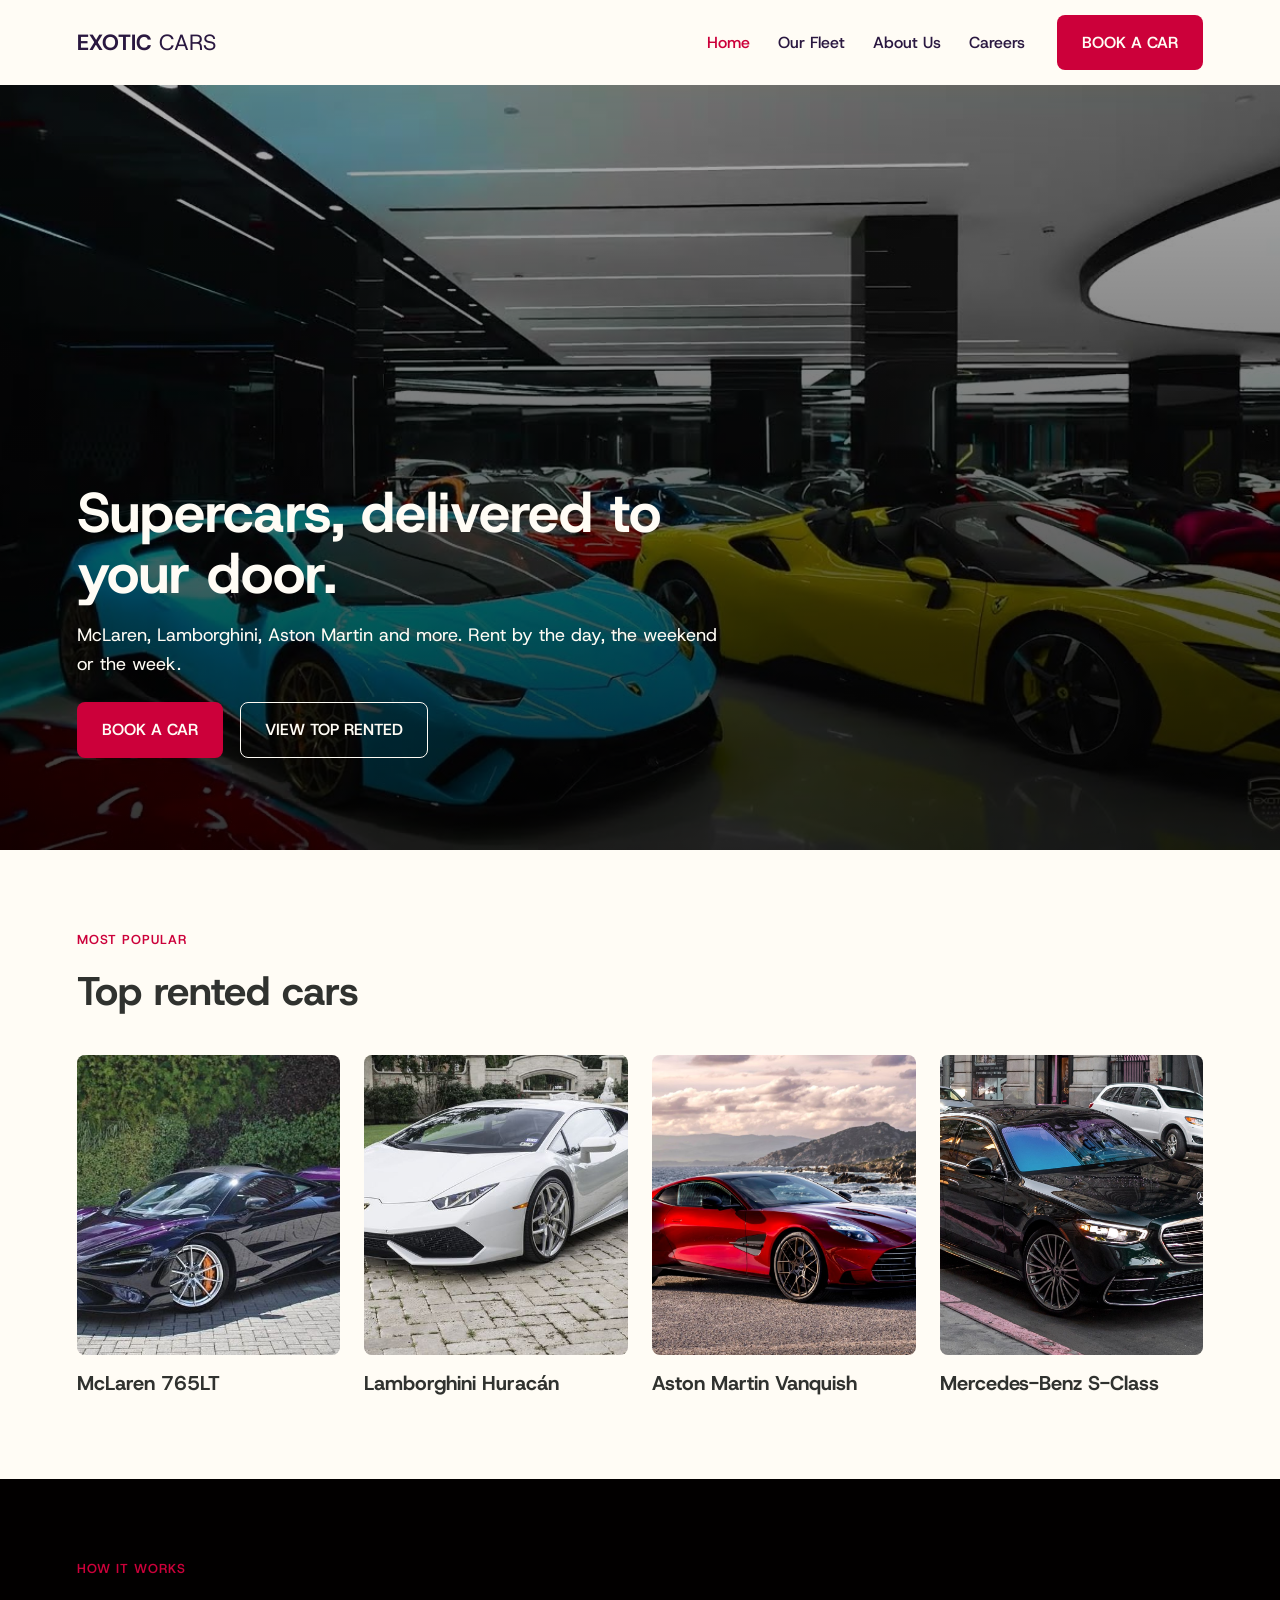
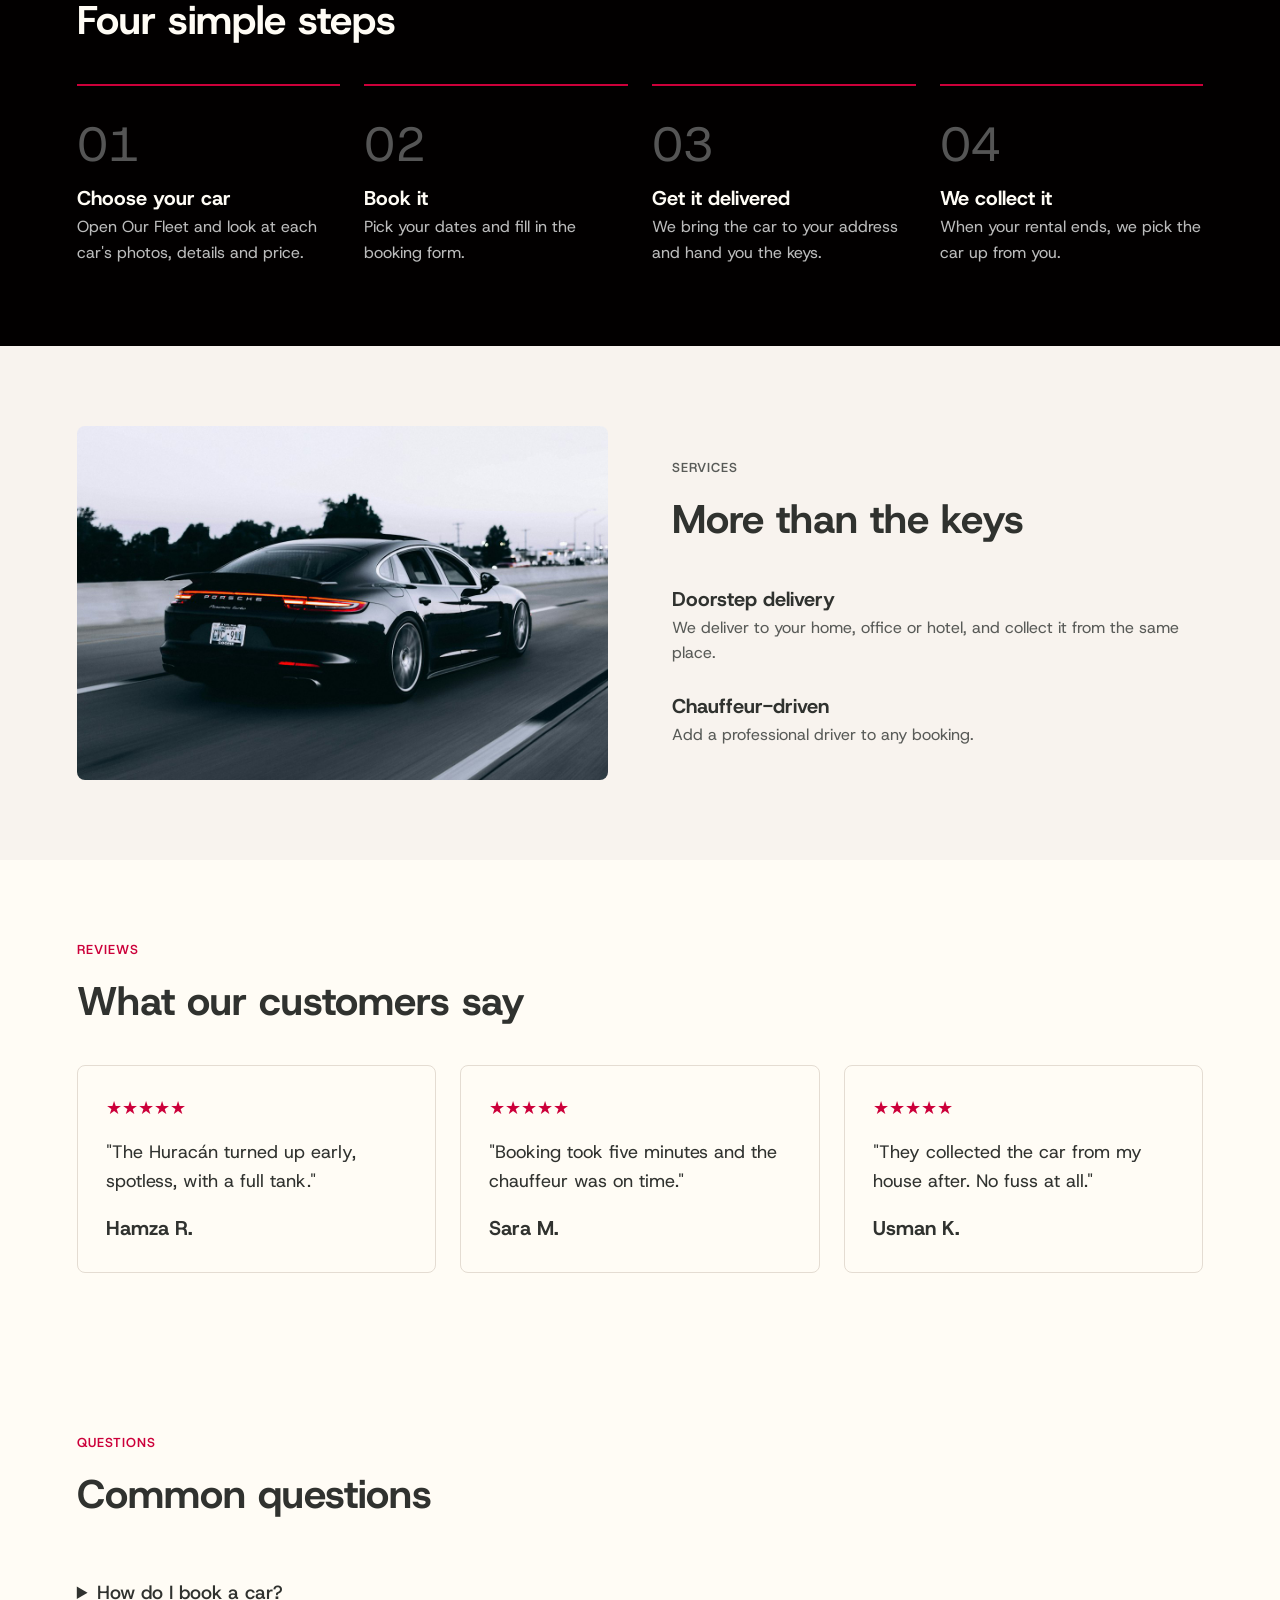
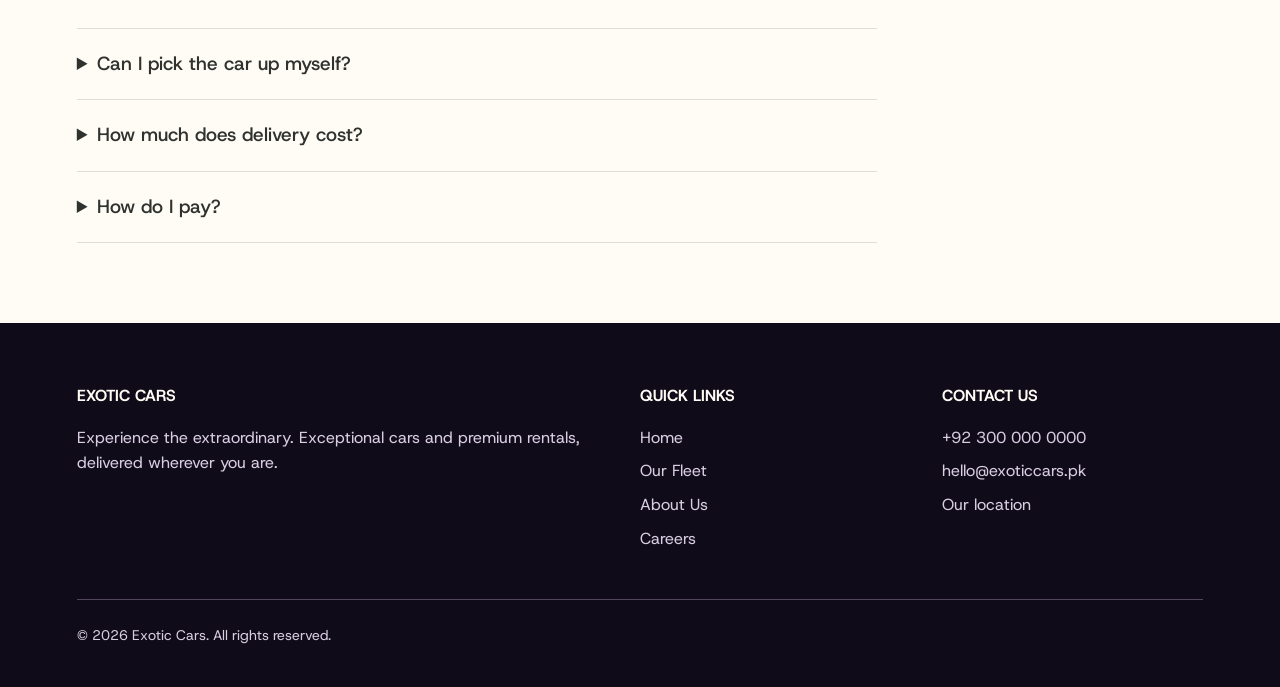
<file: index.html>
<!DOCTYPE html>
<html lang="en">
<head>
  <meta charset="UTF-8">
  <meta name="viewport" content="width=device-width, initial-scale=1.0">
  <title>Exotic Cars | Supercar Rental</title>
  <link href="https://fonts.googleapis.com/css2?family=Host+Grotesk:wght@400;500;600;700&display=swap" rel="stylesheet">
  <link rel="stylesheet" href="style.css">
</head>
<body>

  <!-- ===== HEADER ===== -->
  <header class="header">
    <div class="header-bar">
      <a href="index.html" class="logo">Exotic <span>Cars</span></a>
      <button class="menu-btn" id="menu-btn">&#9776;</button>
      <nav class="nav" id="nav">
        <ul>
          <li><a href="index.html" class="active">Home</a></li>
          <li><a href="car-fleet/index.html">Our Fleet</a></li>
          <li><a href="about-us/index.html">About Us</a></li>
          <li><a href="careers/index.html">Careers</a></li>
        </ul>
        <a href="car-fleet/index.html" class="btn btn-primary">Book a car</a>
      </nav>
    </div>
  </header>


  <!-- ===== HERO (big showroom photo with text on top) ===== -->
  <section class="hero">
    <div class="hero-text">
      <h1>Supercars, delivered to your door.</h1>
      <p>McLaren, Lamborghini, Aston Martin and more. Rent by the day, the weekend or the week.</p>
      <a href="car-fleet/index.html" class="btn btn-primary">Book a car</a>
      <a href="#top-rented" class="btn btn-outline">View top rented</a>
    </div>
  </section>


  <!-- ===== TOP RENTED CARS ===== -->
  <section class="section" id="top-rented">
    <p class="label">Most popular</p>
    <h2>Top rented cars</h2>

    <div class="car-grid">
      <div class="car">
        <img src="car-fleet/assets/(2) MCLAREN 765 LT/PIC/1.jpg" alt="McLaren 765LT">
        <h3>McLaren 765LT</h3>
      </div>
      <div class="car">
        <img src="car-fleet/assets/(1) LAMBORGHINI HURACAN/PIC/1.jpg" alt="Lamborghini Huracan">
        <h3>Lamborghini Huracán</h3>
      </div>
      <div class="car">
        <img src="car-fleet/assets/(6) ASTON MARTIN VANQUISH/PIC/1.png" alt="Aston Martin Vanquish">
        <h3>Aston Martin Vanquish</h3>
      </div>
      <div class="car">
        <img src="car-fleet/assets/(4) MERCEDES S-CLASS/PIC/1.png" alt="Mercedes-Benz S-Class">
        <h3>Mercedes-Benz S-Class</h3>
      </div>
    </div>
  </section>


  <!-- ===== HOW IT WORKS (4 steps) ===== -->
  <section class="section dark">
    <p class="label">How it works</p>
    <h2>Four simple steps</h2>

    <div class="steps">
      <div class="step">
        <span class="number">01</span>
        <h3>Choose your car</h3>
        <p>Open Our Fleet and look at each car's photos, details and price.</p>
      </div>
      <div class="step">
        <span class="number">02</span>
        <h3>Book it</h3>
        <p>Pick your dates and fill in the booking form.</p>
      </div>
      <div class="step">
        <span class="number">03</span>
        <h3>Get it delivered</h3>
        <p>We bring the car to your address and hand you the keys.</p>
      </div>
      <div class="step">
        <span class="number">04</span>
        <h3>We collect it</h3>
        <p>When your rental ends, we pick the car up from you.</p>
      </div>
    </div>
  </section>


  <!-- ===== SERVICES (photo on the left, text on the right) ===== -->
  <section class="section services">
    <img src="assets/images/chauffeur.jpg" alt="Black car driving on a motorway">
    <div>
      <p class="label">Services</p>
      <h2>More than the keys</h2>
      <h3>Doorstep delivery</h3>
      <p>We deliver to your home, office or hotel, and collect it from the same place.</p>
      <h3>Chauffeur-driven</h3>
      <p>Add a professional driver to any booking.</p>
    </div>
  </section>


  <!-- ===== REVIEWS (3 cards) ===== -->
  <section class="section">
    <p class="label">Reviews</p>
    <h2>What our customers say</h2>

    <div class="reviews">
      <div class="review">
        <p class="stars">&#9733;&#9733;&#9733;&#9733;&#9733;</p>
        <p>"The Huracán turned up early, spotless, with a full tank."</p>
        <h3>Hamza R.</h3>
      </div>
      <div class="review">
        <p class="stars">&#9733;&#9733;&#9733;&#9733;&#9733;</p>
        <p>"Booking took five minutes and the chauffeur was on time."</p>
        <h3>Sara M.</h3>
      </div>
      <div class="review">
        <p class="stars">&#9733;&#9733;&#9733;&#9733;&#9733;</p>
        <p>"They collected the car from my house after. No fuss at all."</p>
        <h3>Usman K.</h3>
      </div>
    </div>
  </section>


  <!-- ===== FAQ (<details> opens and closes by itself, no JavaScript) ===== -->
  <section class="section faq">
    <p class="label">Questions</p>
    <h2>Common questions</h2>

    <details>
      <summary>How do I book a car?</summary>
      <p>Open Our Fleet, pick a car and press Book car. Fill in the form, check the bill and confirm.</p>
    </details>
    <details>
      <summary>Can I pick the car up myself?</summary>
      <p>Yes. Choose Self-Drive and then pick-up from the dealership. There is no delivery charge.</p>
    </details>
    <details>
      <summary>How much does delivery cost?</summary>
      <p>Delivery, or a chauffeur-driven rental, adds $50 to your bill.</p>
    </details>
    <details>
      <summary>How do I pay?</summary>
      <p>Pay the amount on your bill, then attach a screenshot of the payment in the booking form.</p>
    </details>
  </section>


  <!-- ===== FOOTER ===== -->
  <footer class="footer">
    <div class="footer-columns">
      <div>
        <h4>Exotic Cars</h4>
        <p>Experience the extraordinary. Exceptional cars and premium rentals, delivered wherever you are.</p>
      </div>
      <div>
        <h4>Quick links</h4>
        <a href="index.html">Home</a>
        <a href="car-fleet/index.html">Our Fleet</a>
        <a href="about-us/index.html">About Us</a>
        <a href="careers/index.html">Careers</a>
      </div>
      <div>
        <h4>Contact us</h4>
        <p>+92 300 000 0000</p>
        <p>hello@exoticcars.pk</p>
        <p>Our location</p>
      </div>
    </div>
    <p class="copyright">&copy; 2026 Exotic Cars. All rights reserved.</p>
  </footer>

  <script src="script.js"></script>
</body>
</html>
</file>
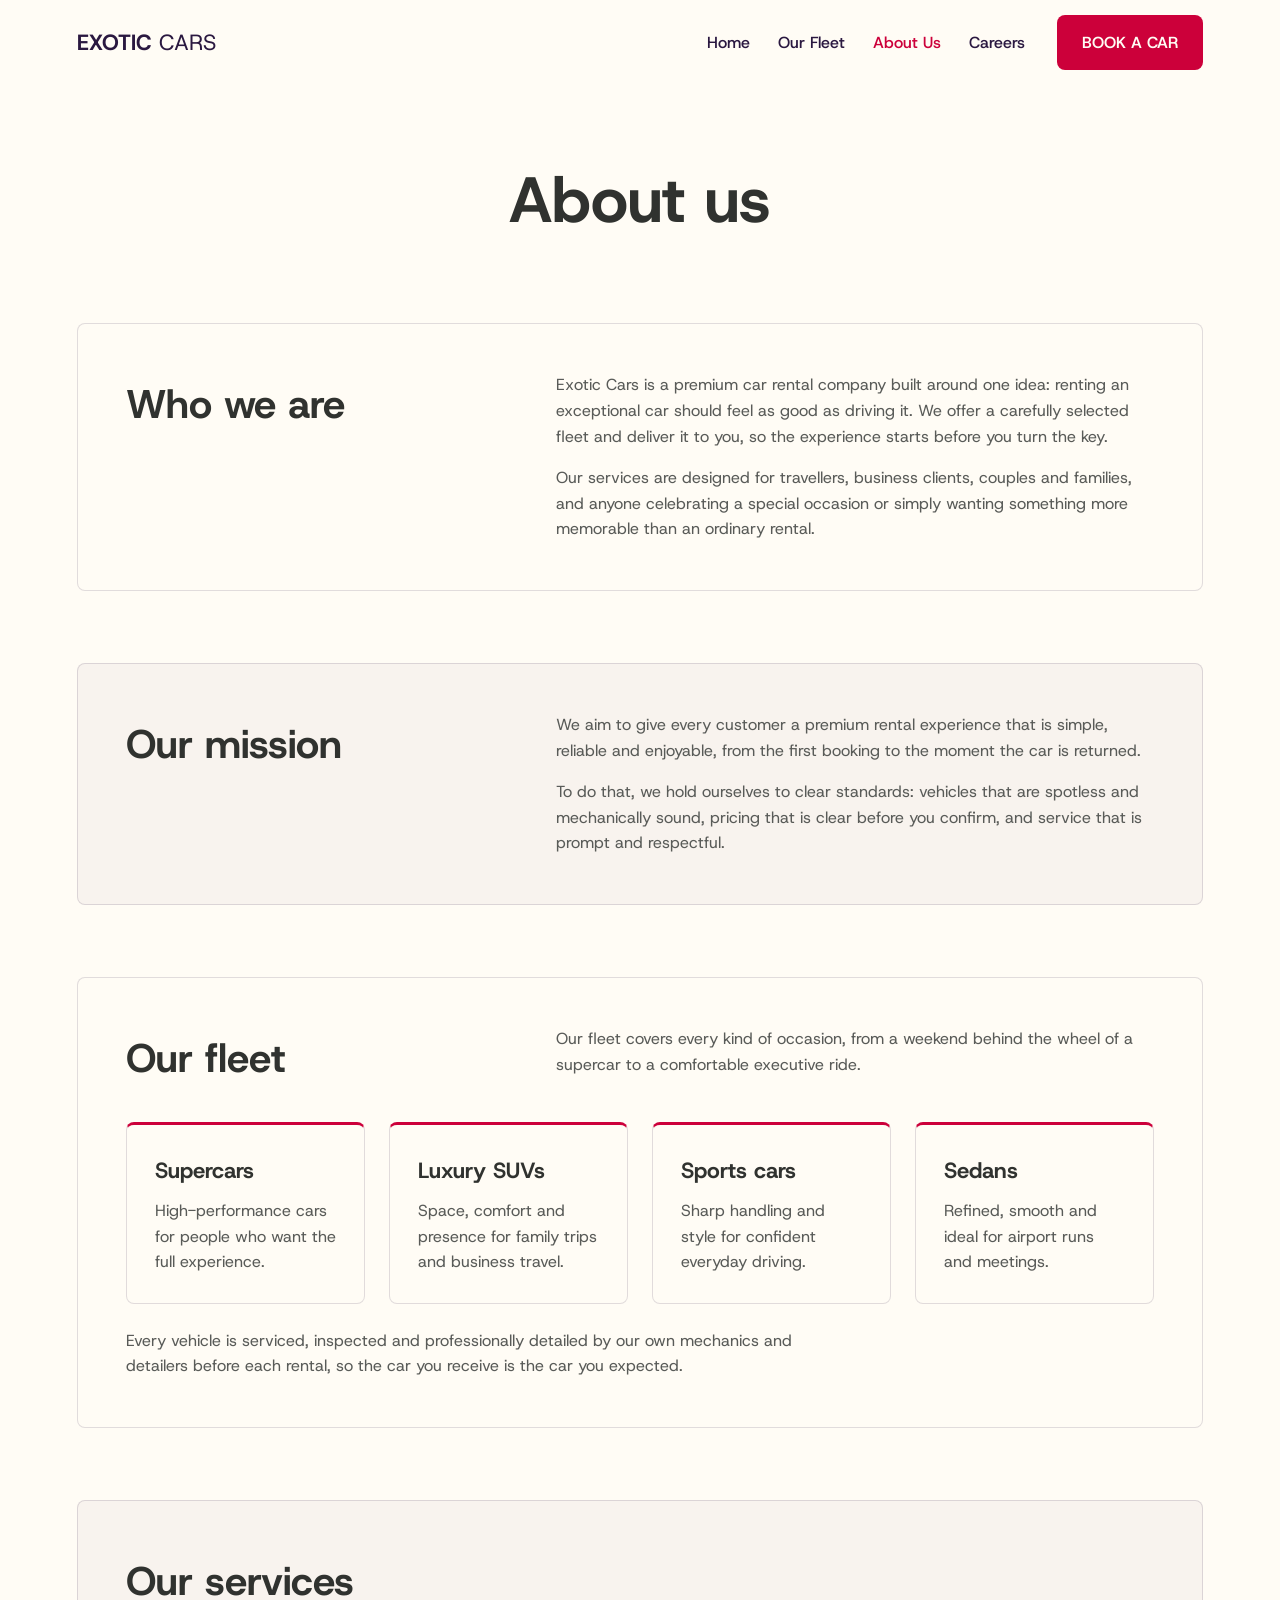
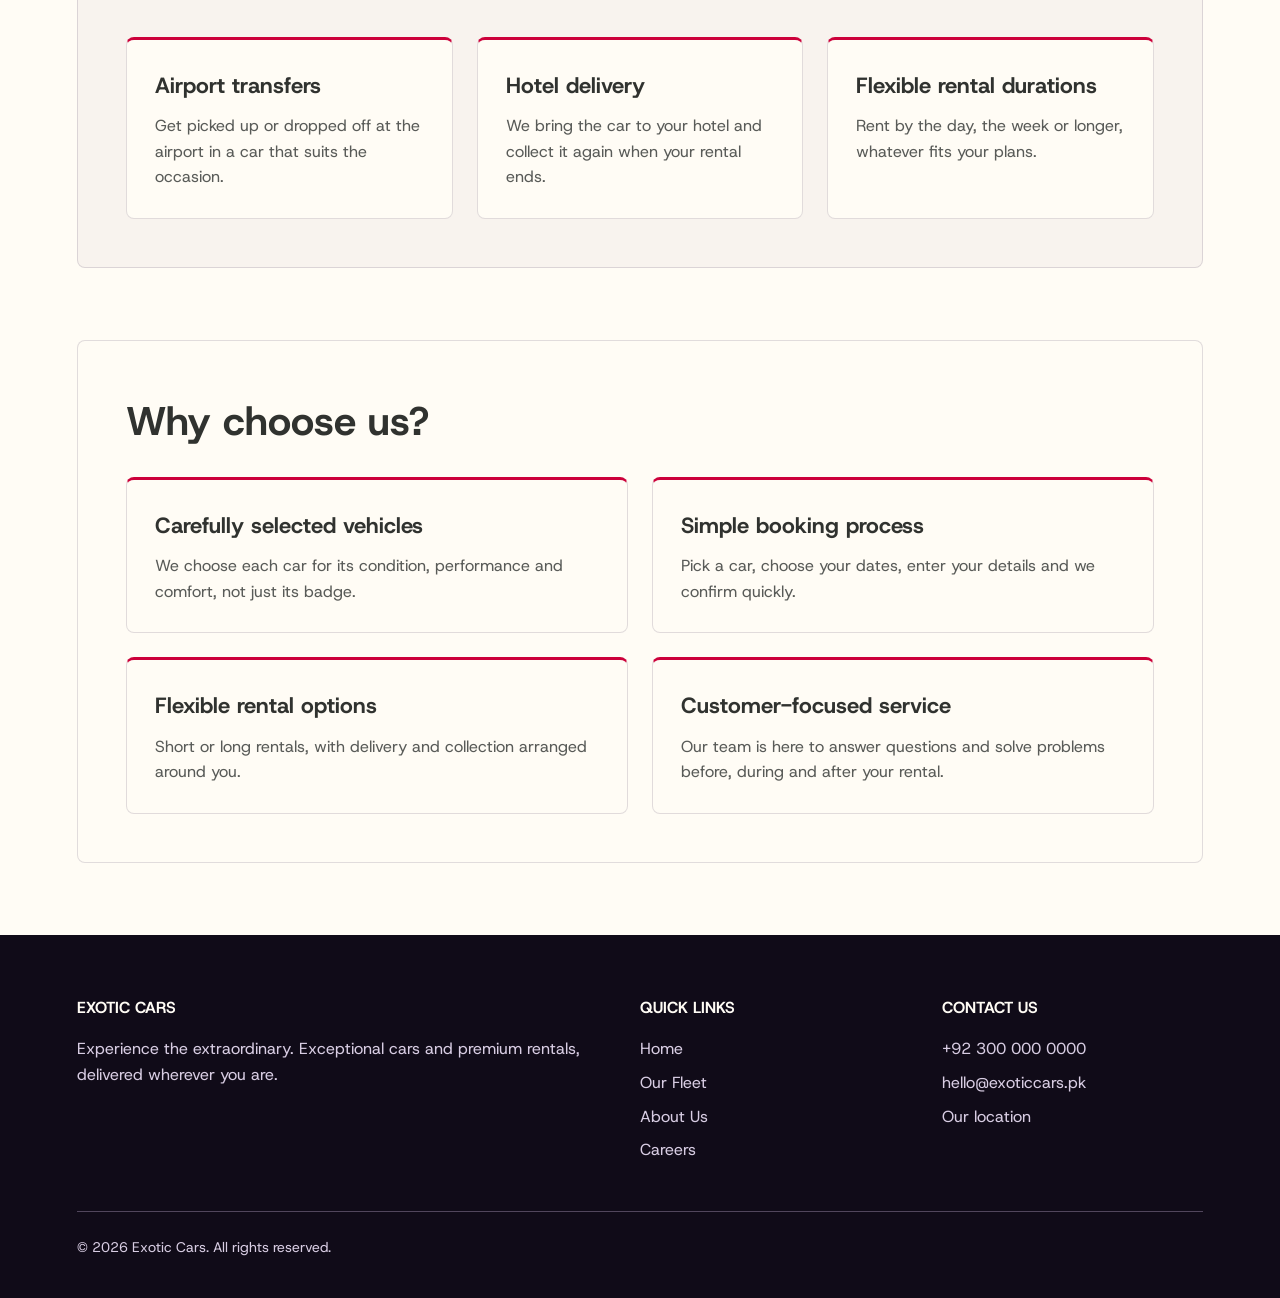
<file: about-us/index.html>
<!DOCTYPE html>
<html lang="en">
<head>
  <meta charset="UTF-8">
  <meta name="viewport" content="width=device-width, initial-scale=1">
  <title>About us | Exotic Cars</title>
  <meta name="description" content="Learn who is behind Exotic Cars and how we rent and deliver premium vehicles.">
    <link href="https://fonts.googleapis.com/css2?family=Host+Grotesk:wght@400;500;600;700&display=swap" rel="stylesheet">
    <link rel="stylesheet" href="style.css">
</head>
<body class="page--about">

    <!-- ===== HEADER ===== -->
    <header class="header">
        <div class="header-bar">
            <a href="../index.html" class="logo">Exotic <span>Cars</span></a>
            <button class="menu-btn" id="menu-btn">&#9776;</button>
            <nav class="nav" id="nav">
                <ul>
                    <li><a href="../index.html">Home</a></li>
                    <li><a href="../car-fleet/index.html">Our Fleet</a></li>
                    <li><a href="../about-us/index.html" class="active">About Us</a></li>
                    <li><a href="../careers/index.html">Careers</a></li>
                </ul>
                <a href="../car-fleet/index.html" class="btn btn-primary">Book a car</a>
            </nav>
        </div>
    </header>

  <main>
    <!-- ===== Title ===== -->
    <div class="page-title">
      <h1 class="h1">About us</h1>
    </div>

    <!-- ===== Who We Are ===== -->
    <section aria-labelledby="who-title">
      <div class="container panel split">
        <h2 class="h2" id="who-title">Who we are</h2>
        <div class="prose">
          <p>Exotic Cars is a premium car rental company built around one idea: renting an exceptional car should feel as good as driving it. We offer a carefully selected fleet and deliver it to you, so the experience starts before you turn the key.</p>
          <p>Our services are designed for travellers, business clients, couples and families, and anyone celebrating a special occasion or simply wanting something more memorable than an ordinary rental.</p>
        </div>
      </div>
    </section>

    <!-- ===== Our Mission ===== -->
    <section aria-labelledby="mission-title">
      <div class="container panel panel--alt split">
        <h2 class="h2" id="mission-title">Our mission</h2>
        <div class="prose">
          <p>We aim to give every customer a premium rental experience that is simple, reliable and enjoyable, from the first booking to the moment the car is returned.</p>
          <p>To do that, we hold ourselves to clear standards: vehicles that are spotless and mechanically sound, pricing that is clear before you confirm, and service that is prompt and respectful.</p>
        </div>
      </div>
    </section>

    <!-- ===== Our Fleet ===== -->
    <section aria-labelledby="fleet-title">
      <div class="container panel">
        <div class="split split--head">
          <h2 class="h2" id="fleet-title">Our fleet</h2>
          <div class="prose">
            <p>Our fleet covers every kind of occasion, from a weekend behind the wheel of a supercar to a comfortable executive ride.</p>
          </div>
        </div>
        <div class="grid grid--4">
          <article class="card tile"><h3 class="h3">Supercars</h3><p>High-performance cars for people who want the full experience.</p></article>
          <article class="card tile"><h3 class="h3">Luxury SUVs</h3><p>Space, comfort and presence for family trips and business travel.</p></article>
          <article class="card tile"><h3 class="h3">Sports cars</h3><p>Sharp handling and style for confident everyday driving.</p></article>
          <article class="card tile"><h3 class="h3">Sedans</h3><p>Refined, smooth and ideal for airport runs and meetings.</p></article>
        </div>
        <p class="note">Every vehicle is serviced, inspected and professionally detailed by our own mechanics and detailers before each rental, so the car you receive is the car you expected.</p>
      </div>
    </section>

    <!-- ===== Our Services ===== -->
    <section aria-labelledby="services-title">
      <div class="container panel panel--alt">
        <div class="section-head">
          <h2 class="h2" id="services-title">Our services</h2>
        </div>
        <div class="grid grid--3">
          <article class="card tile"><h3 class="h3">Airport transfers</h3><p>Get picked up or dropped off at the airport in a car that suits the occasion.</p></article>
          <article class="card tile"><h3 class="h3">Hotel delivery</h3><p>We bring the car to your hotel and collect it again when your rental ends.</p></article>
          <article class="card tile"><h3 class="h3">Flexible rental durations</h3><p>Rent by the day, the week or longer, whatever fits your plans.</p></article>
        </div>
      </div>
    </section>

    <!-- ===== Why Choose Us ===== -->
    <section aria-labelledby="why-title">
      <div class="container panel">
        <div class="section-head">
          <h2 class="h2" id="why-title">Why choose us?</h2>
        </div>
        <div class="grid grid--2">
          <article class="card tile"><h3 class="h3">Carefully selected vehicles</h3><p>We choose each car for its condition, performance and comfort, not just its badge.</p></article>
          <article class="card tile"><h3 class="h3">Simple booking process</h3><p>Pick a car, choose your dates, enter your details and we confirm quickly.</p></article>
          <article class="card tile"><h3 class="h3">Flexible rental options</h3><p>Short or long rentals, with delivery and collection arranged around you.</p></article>
          <article class="card tile"><h3 class="h3">Customer-focused service</h3><p>Our team is here to answer questions and solve problems before, during and after your rental.</p></article>
        </div>
      </div>
    </section>
  </main>

    <!-- ===== FOOTER ===== -->
    <footer class="footer">
        <div class="footer-columns">
            <div>
                <h4>Exotic Cars</h4>
                <p>Experience the extraordinary. Exceptional cars and premium rentals, delivered wherever you are.</p>
            </div>
            <div>
                <h4>Quick links</h4>
                <a href="../index.html">Home</a>
                <a href="../car-fleet/index.html">Our Fleet</a>
                <a href="../about-us/index.html">About Us</a>
                <a href="../careers/index.html">Careers</a>
            </div>
            <div>
                <h4>Contact us</h4>
                <p>+92 300 000 0000</p>
                <p>hello@exoticcars.pk</p>
                <p>Our location</p>
            </div>
        </div>
        <p class="copyright">&copy; 2026 Exotic Cars. All rights reserved.</p>
    </footer>

  <script src="script.js"></script>
</body>
</html>
</file>
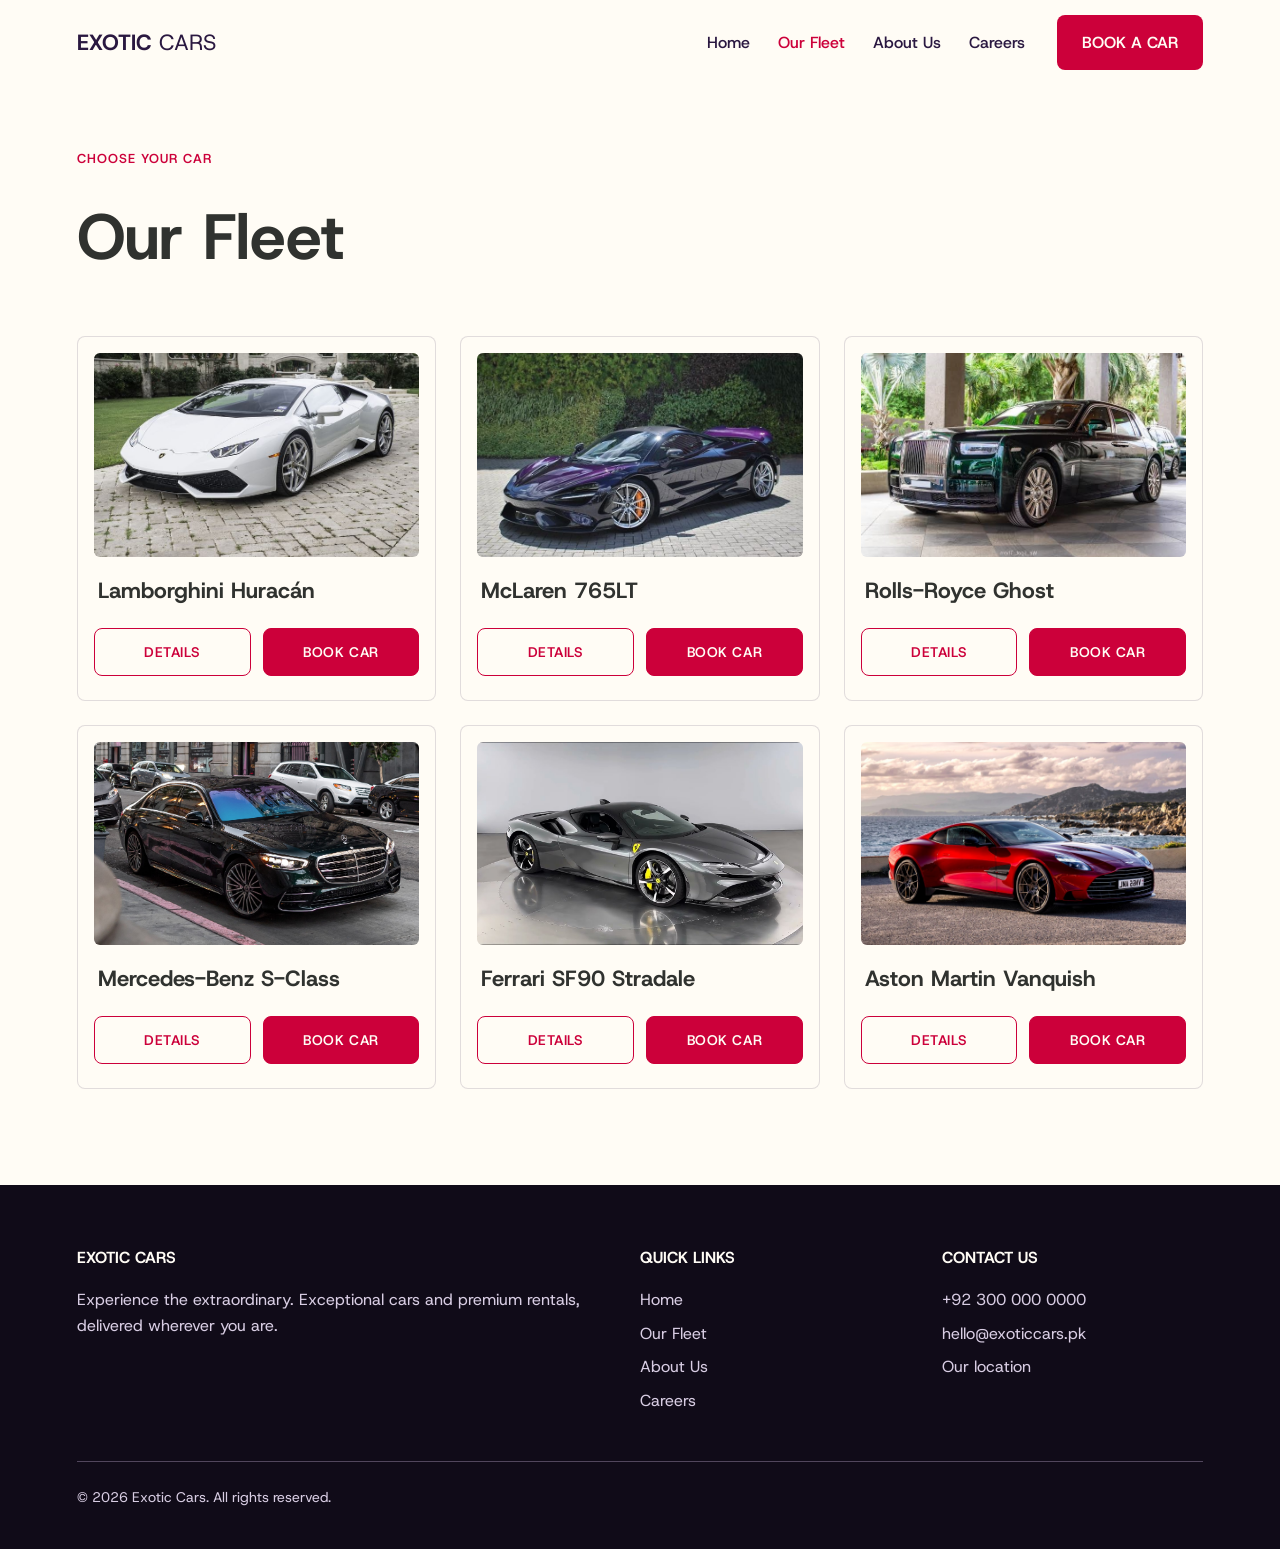
<file: car-fleet/index.html>
<!DOCTYPE html>
<html lang="en">
<head>
    <meta charset="UTF-8">
    <meta name="viewport" content="width=device-width, initial-scale=1.0">
    <title>Exotic Cars - Car Fleet</title>
    <link href="https://fonts.googleapis.com/css2?family=Host+Grotesk:wght@400;500;600;700&display=swap" rel="stylesheet">
    <link rel="stylesheet" href="./style.css">
</head>
<body>

    <!-- ===== HEADER ===== -->
    <header class="header">
        <div class="header-bar">
            <a href="../index.html" class="logo">Exotic <span>Cars</span></a>
            <button class="menu-btn" id="menu-btn">&#9776;</button>
            <nav class="nav" id="nav">
                <ul>
                    <li><a href="../index.html">Home</a></li>
                    <li><a href="../car-fleet/index.html" class="active">Our Fleet</a></li>
                    <li><a href="../about-us/index.html">About Us</a></li>
                    <li><a href="../careers/index.html">Careers</a></li>
                </ul>
                <a href="../car-fleet/index.html" class="btn btn-primary">Book a car</a>
            </nav>
        </div>
    </header>

    <main class="fleet-container">
        <header class="fleet-header">
            <p class="label">Choose your car</p>
            <h1>Our Fleet</h1>
        </header>

        <section class="fleet-grid">
            <!-- Card 1: Lamborghini Huracan -->
            <article class="car-card card-lambo">
                <div class="car-img-wrapper">
                    <img src="./assets/(1) LAMBORGHINI HURACAN/PIC/1.jpg" alt="Lamborghini Huracan">
                </div>
                <h2 class="car-title">Lamborghini Huracán</h2>
                <div class="card-actions">
                    <a href="./car-detail-page/index.html?car=lamborghini" class="fleet-btn btn-details">Details</a>
                    <a href="./booking-form/index.html?car=lamborghini" class="fleet-btn btn-book">Book car</a>
                </div>
            </article>

            <!-- Card 2: McLaren 765 LT -->
            <article class="car-card card-mclaren">
                <div class="car-img-wrapper">
                    <img src="./assets/(2) MCLAREN 765 LT/PIC/1.jpg" alt="McLaren 765 LT">
                </div>
                <h2 class="car-title">McLaren 765LT</h2>
                <div class="card-actions">
                    <a href="./car-detail-page/index.html?car=mclaren" class="fleet-btn btn-details">Details</a>
                    <a href="./booking-form/index.html?car=mclaren" class="fleet-btn btn-book">Book car</a>
                </div>
            </article>

            <!-- Card 3: Rolls Royce Ghost -->
            <article class="car-card card-rolls">
                <div class="car-img-wrapper">
                    <img src="./assets/(3) ROLLS ROYCE GHOST/PIC/1.jpg" alt="Rolls Royce Ghost">
                </div>
                <h2 class="car-title">Rolls-Royce Ghost</h2>
                <div class="card-actions">
                    <a href="./car-detail-page/index.html?car=rollsroyce" class="fleet-btn btn-details">Details</a>
                    <a href="./booking-form/index.html?car=rollsroyce" class="fleet-btn btn-book">Book car</a>
                </div>
            </article>

            <!-- Card 4: Mercedes S-Class -->
            <article class="car-card card-mercedes">
                <div class="car-img-wrapper">
                    <img src="./assets/(4) MERCEDES S-CLASS/PIC/1.png" alt="Mercedes S-Class">
                </div>
                <h2 class="car-title">Mercedes-Benz S-Class</h2>
                <div class="card-actions">
                    <a href="./car-detail-page/index.html?car=mercedes" class="fleet-btn btn-details">Details</a>
                    <a href="./booking-form/index.html?car=mercedes" class="fleet-btn btn-book">Book car</a>
                </div>
            </article>

            <!-- Card 5: Ferrari SF-90 -->
            <article class="car-card card-ferrari">
                <div class="car-img-wrapper">
                    <img src="./assets/(5) FERRARI SF-90/PIC/1.jpg" alt="Ferrari SF-90">
                </div>
                <h2 class="car-title">Ferrari SF90 Stradale</h2>
                <div class="card-actions">
                    <a href="./car-detail-page/index.html?car=ferrari" class="fleet-btn btn-details">Details</a>
                    <a href="./booking-form/index.html?car=ferrari" class="fleet-btn btn-book">Book car</a>
                </div>
            </article>

            <!-- Card 6: Aston Martin Vanquish -->
            <article class="car-card card-aston">
                <div class="car-img-wrapper">
                    <img src="./assets/(6) ASTON MARTIN VANQUISH/PIC/1.png" alt="Aston Martin Vanquish">
                </div>
                <h2 class="car-title">Aston Martin Vanquish</h2>
                <div class="card-actions">
                    <a href="./car-detail-page/index.html?car=aston" class="fleet-btn btn-details">Details</a>
                    <a href="./booking-form/index.html?car=aston" class="fleet-btn btn-book">Book car</a>
                </div>
            </article>
        </section>
    </main>

    <!-- ===== FOOTER ===== -->
    <footer class="footer">
        <div class="footer-columns">
            <div>
                <h4>Exotic Cars</h4>
                <p>Experience the extraordinary. Exceptional cars and premium rentals, delivered wherever you are.</p>
            </div>
            <div>
                <h4>Quick links</h4>
                <a href="../index.html">Home</a>
                <a href="../car-fleet/index.html">Our Fleet</a>
                <a href="../about-us/index.html">About Us</a>
                <a href="../careers/index.html">Careers</a>
            </div>
            <div>
                <h4>Contact us</h4>
                <p>+92 300 000 0000</p>
                <p>hello@exoticcars.pk</p>
                <p>Our location</p>
            </div>
        </div>
        <p class="copyright">&copy; 2026 Exotic Cars. All rights reserved.</p>
    </footer>

    <script src="./script.js"></script>
</body>
</html>
</file>
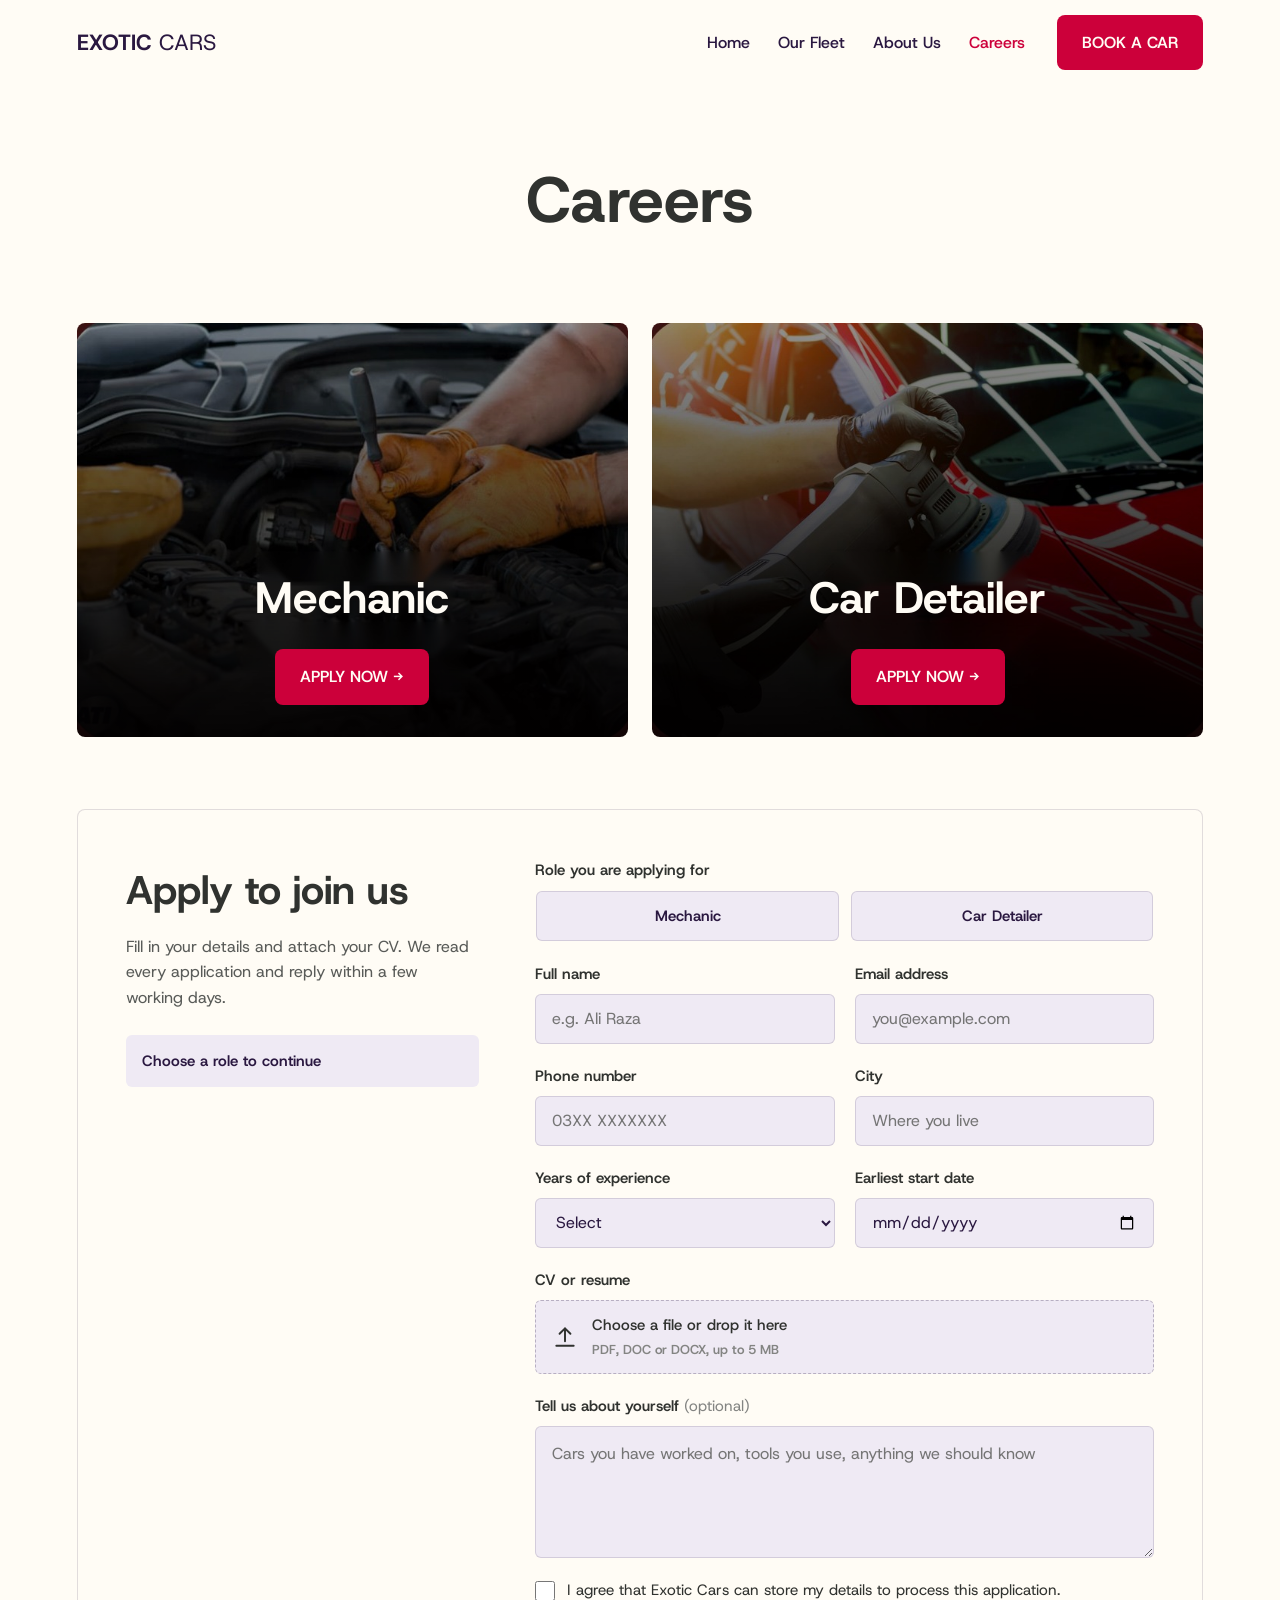
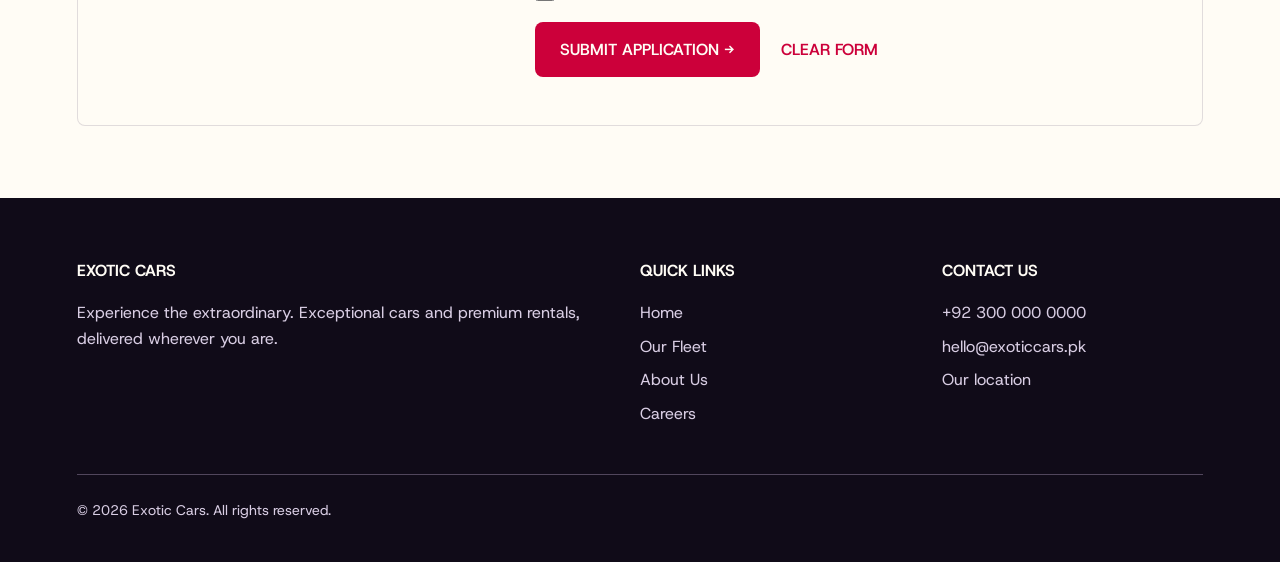
<file: careers/index.html>
<!DOCTYPE html>
<html lang="en">
<head>
  <meta charset="UTF-8">
  <meta name="viewport" content="width=device-width, initial-scale=1">
  <title>Careers | Exotic Cars</title>
  <meta name="description" content="Join the Exotic Cars team. We are hiring mechanics and car detailers.">
    <link href="https://fonts.googleapis.com/css2?family=Host+Grotesk:wght@400;500;600;700&display=swap" rel="stylesheet">
    <link rel="stylesheet" href="style.css">
</head>
<body class="page--careers">

    <!-- ===== HEADER ===== -->
    <header class="header">
        <div class="header-bar">
            <a href="../index.html" class="logo">Exotic <span>Cars</span></a>
            <button class="menu-btn" id="menu-btn">&#9776;</button>
            <nav class="nav" id="nav">
                <ul>
                    <li><a href="../index.html">Home</a></li>
                    <li><a href="../car-fleet/index.html">Our Fleet</a></li>
                    <li><a href="../about-us/index.html">About Us</a></li>
                    <li><a href="../careers/index.html" class="active">Careers</a></li>
                </ul>
                <a href="../car-fleet/index.html" class="btn btn-primary">Book a car</a>
            </nav>
        </div>
    </header>

  <main>
    <!-- ===== Title ===== -->
    <div class="page-title">
      <h1 class="h1">Careers</h1>
    </div>

    <!-- ===== Role cards ===== -->
    <section aria-label="Open roles">
      <div class="container roles">

        <article class="role role--mechanic" data-role="Mechanic">
          <h2 class="role__title">Mechanic</h2>
          <button class="btn btn--primary" type="button" data-apply="Mechanic">Apply now →</button>
        </article>

        <article class="role role--detailer" data-role="Car Detailer">
          <h2 class="role__title">Car Detailer</h2>
          <button class="btn btn--primary" type="button" data-apply="Car Detailer">Apply now →</button>
        </article>

      </div>
    </section>

    <!-- ===== Application form ===== -->
    <section class="apply" id="apply" aria-labelledby="apply-title">
      <div class="container card apply__card" id="apply-card">

        <div class="apply__intro">
          <h2 class="h2" id="apply-title">Apply to join us</h2>
          <p>Fill in your details and attach your CV. We read every application and reply within a few working days.</p>
          <div class="apply__chosen" id="chosen-role" aria-live="polite">Choose a role to continue</div>
        </div>

        <form class="form" id="apply-form" novalidate>
          <div class="field field--full" data-field="role">
            <fieldset>
              <legend class="legend">Role you are applying for</legend>
              <div class="choice-group" style="margin-top:8px">
                <label class="choice"><input type="radio" name="role" value="Mechanic"><span>Mechanic</span></label>
                <label class="choice"><input type="radio" name="role" value="Car Detailer"><span>Car Detailer</span></label>
              </div>
            </fieldset>
            <p class="error" id="err-role" role="alert"></p>
          </div>

          <div class="field" data-field="fullName">
            <label for="fullName">Full name</label>
            <input class="input" id="fullName" name="fullName" type="text" autocomplete="name" placeholder="e.g. Ali Raza" aria-describedby="err-fullName">
            <p class="error" id="err-fullName" role="alert"></p>
          </div>

          <div class="field" data-field="email">
            <label for="email">Email address</label>
            <input class="input" id="email" name="email" type="email" autocomplete="email" placeholder="you@example.com" aria-describedby="err-email">
            <p class="error" id="err-email" role="alert"></p>
          </div>

          <div class="field" data-field="phone">
            <label for="phone">Phone number</label>
            <input class="input" id="phone" name="phone" type="tel" autocomplete="tel" placeholder="03XX XXXXXXX" aria-describedby="err-phone">
            <p class="error" id="err-phone" role="alert"></p>
          </div>

          <div class="field" data-field="city">
            <label for="city">City</label>
            <input class="input" id="city" name="city" type="text" autocomplete="address-level2" placeholder="Where you live" aria-describedby="err-city">
            <p class="error" id="err-city" role="alert"></p>
          </div>

          <div class="field" data-field="experience">
            <label for="experience">Years of experience</label>
            <select class="input" id="experience" name="experience" aria-describedby="err-experience">
              <option value="">Select</option>
              <option>Less than 1 year</option>
              <option>1 to 3 years</option>
              <option>3 to 5 years</option>
              <option>5 to 10 years</option>
              <option>More than 10 years</option>
            </select>
            <p class="error" id="err-experience" role="alert"></p>
          </div>

          <div class="field" data-field="startDate">
            <label for="startDate">Earliest start date</label>
            <input class="input" id="startDate" name="startDate" type="date" aria-describedby="err-startDate">
            <p class="error" id="err-startDate" role="alert"></p>
          </div>

          <div class="field field--full" data-field="cv">
            <span class="legend" id="cv-label">CV or resume</span>
            <label class="file-drop" id="file-drop">
              <svg viewBox="0 0 24 24" fill="none" stroke="currentColor" stroke-width="1.8" stroke-linecap="round" stroke-linejoin="round" aria-hidden="true"><path d="M12 16V4M7 9l5-5 5 5M4 20h16"/></svg>
              <span>
                <span class="file-drop__name" id="file-name">Choose a file or drop it here</span><br>
                <span class="file-drop__hint">PDF, DOC or DOCX, up to 5 MB</span>
              </span>
              <input type="file" id="cv" name="cv" accept=".pdf,.doc,.docx" aria-labelledby="cv-label" aria-describedby="err-cv">
            </label>
            <p class="error" id="err-cv" role="alert"></p>
          </div>

          <div class="field field--full" data-field="message">
            <label for="message">Tell us about yourself <span class="optional">(optional)</span></label>
            <textarea class="input" id="message" name="message" maxlength="600" placeholder="Cars you have worked on, tools you use, anything we should know"></textarea>
          </div>

          <div class="field field--full" data-field="consent">
            <label class="consent">
              <input type="checkbox" id="consent" name="consent" aria-describedby="err-consent">
              <span>I agree that Exotic Cars can store my details to process this application.</span>
            </label>
            <p class="error" id="err-consent" role="alert"></p>
          </div>

          <div class="form__actions">
            <button class="btn btn--primary" type="submit" id="submit-btn">Submit application →</button>
            <button class="btn btn--text" type="reset" id="reset-btn">Clear form</button>
          </div>
        </form>

        <!-- Shown after a successful submit -->
        <div class="success" id="success" tabindex="-1">
          <div class="success__tick">
            <svg viewBox="0 0 24 24" fill="none" stroke="currentColor" stroke-width="2.4" stroke-linecap="round" stroke-linejoin="round" aria-hidden="true"><path d="M5 12.5l4.5 4.5L19 7.5"/></svg>
          </div>
          <h2 class="h2">Application sent</h2>
          <p id="success-text"></p>
          <span class="success__ref" id="success-ref"></span><br>
          <button class="btn btn--secondary" type="button" id="apply-again">Apply for another role</button>
        </div>
      </div>
    </section>
  </main>

    <!-- ===== FOOTER ===== -->
    <footer class="footer">
        <div class="footer-columns">
            <div>
                <h4>Exotic Cars</h4>
                <p>Experience the extraordinary. Exceptional cars and premium rentals, delivered wherever you are.</p>
            </div>
            <div>
                <h4>Quick links</h4>
                <a href="../index.html">Home</a>
                <a href="../car-fleet/index.html">Our Fleet</a>
                <a href="../about-us/index.html">About Us</a>
                <a href="../careers/index.html">Careers</a>
            </div>
            <div>
                <h4>Contact us</h4>
                <p>+92 300 000 0000</p>
                <p>hello@exoticcars.pk</p>
                <p>Our location</p>
            </div>
        </div>
        <p class="copyright">&copy; 2026 Exotic Cars. All rights reserved.</p>
    </footer>

  <script src="script.js"></script>
</body>
</html>
</file>
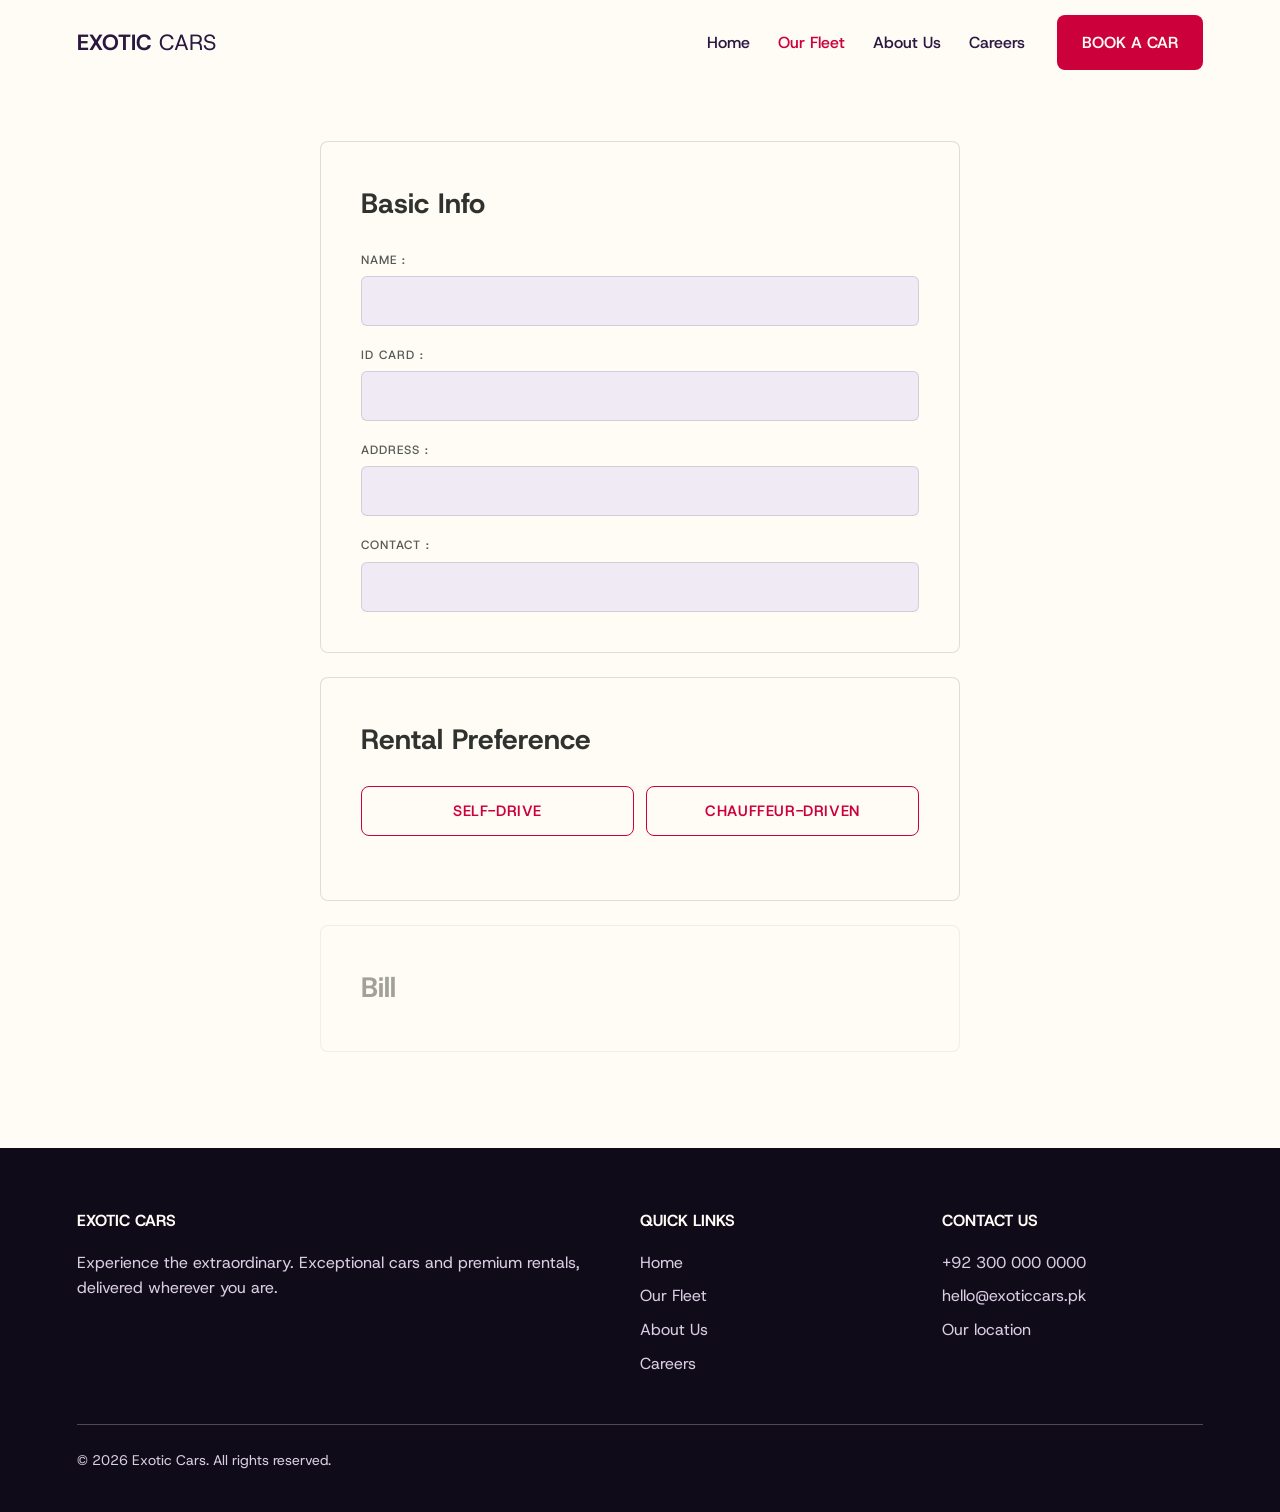
<file: car-fleet/booking-form/index.html>
<!DOCTYPE html>
<html lang="en">
<head>
    <meta charset="UTF-8">
    <meta name="viewport" content="width=device-width, initial-scale=1.0">
    <title>Exotic Cars - Rental Form & Bill</title>
    <link href="https://fonts.googleapis.com/css2?family=Host+Grotesk:wght@400;500;600;700&display=swap" rel="stylesheet">
    <link rel="stylesheet" href="./style.css">
</head>
<body>

    <!-- ===== HEADER ===== -->
    <header class="header">
        <div class="header-bar">
            <a href="../../index.html" class="logo">Exotic <span>Cars</span></a>
            <button class="menu-btn" id="menu-btn">&#9776;</button>
            <nav class="nav" id="nav">
                <ul>
                    <li><a href="../../index.html">Home</a></li>
                    <li><a href="../../car-fleet/index.html" class="active">Our Fleet</a></li>
                    <li><a href="../../about-us/index.html">About Us</a></li>
                    <li><a href="../../careers/index.html">Careers</a></li>
                </ul>
                <a href="../../car-fleet/index.html" class="btn btn-primary">Book a car</a>
            </nav>
        </div>
    </header>

    <main class="container">
        <div class="form-wrapper">
            <!-- Box 1: Basic Info -->
            <div class="info-card">
                <h1>Basic Info</h1>
                <form id="basic-info-form">
                    <div class="input-group">
                        <label for="name">Name :</label>
                        <input type="text" id="name" name="name" required autocomplete="name">
                    </div>
                    <div class="input-group">
                        <label for="id-card">ID card :</label>
                        <input type="text" id="id-card" name="id-card" required>
                    </div>
                    <div class="input-group">
                        <label for="address">Address :</label>
                        <input type="text" id="address" name="address" required autocomplete="street-address">
                    </div>
                    <div class="input-group">
                        <label for="contact">Contact :</label>
                        <input type="tel" id="contact" name="contact" required autocomplete="tel">
                    </div>
                </form>
            </div>

            <!-- Box 2: Rental Preference -->
            <div class="info-card preference-card">
                <h1>Rental Preference</h1>
                
                <!-- Top Mode Toggle Buttons -->
                <div class="mode-toggle-container">
                    <button type="button" class="mode-btn" id="btn-self-drive">Self-Drive</button>
                    <button type="button" class="mode-btn" id="btn-chauffeur">Chauffeur-Driven</button>
                </div>

                <!-- Self-Drive Sub-Options (Initially Hidden) -->
                <div class="sub-options-container" id="self-drive-options">
                    <div class="preference-options">
                        <button type="button" class="pref-option" id="btn-dealership">
                            <span>I'll pick the car from the dealership</span>
                        </button>
                        <button type="button" class="pref-option" id="btn-delivery">
                            <span>I need it delivered to my location</span>
                        </button>
                    </div>
                </div>

                <!-- Dealership Details Dropdown -->
                <div class="dealership-details" id="dealership-details">
                    <div class="input-group">
                        <label for="dealership-pickup">Pick-up Date & Time :</label>
                        <div class="input-with-reset">
                            <input type="datetime-local" id="dealership-pickup" class="datetime-input">
                            <button type="button" class="reset-btn" data-target="dealership-pickup" title="Clear Date">&times;</button>
                        </div>
                    </div>
                    <div class="input-group">
                        <label for="dealership-dropoff">Drop-off Date & Time :</label>
                        <div class="input-with-reset">
                            <input type="datetime-local" id="dealership-dropoff" class="datetime-input">
                            <button type="button" class="reset-btn" data-target="dealership-dropoff" title="Clear Date">&times;</button>
                        </div>
                    </div>
                    <div class="input-group">
                        <label for="dealership-period">Rental Period :</label>
                        <div class="display-box" id="dealership-period">Select dates to calculate</div>
                    </div>
                </div>

                <!-- Delivery Details Dropdown (Also used by Chauffeur-Driven) -->
                <div class="delivery-details" id="delivery-details">
                    <div class="input-group">
                        <label for="delivery-pickup">Pick-up Date & Time :</label>
                        <div class="input-with-reset">
                            <input type="datetime-local" id="delivery-pickup" class="datetime-input">
                            <button type="button" class="reset-btn" data-target="delivery-pickup" title="Clear Date">&times;</button>
                        </div>
                    </div>
                    <div class="input-group">
                        <label for="delivery-pickup-loc">Pick-up Location :</label>
                        <input type="text" id="delivery-pickup-loc">
                    </div>
                    <div class="input-group">
                        <label for="delivery-dropoff">Drop-off Date & Time :</label>
                        <div class="input-with-reset">
                            <input type="datetime-local" id="delivery-dropoff" class="datetime-input">
                            <button type="button" class="reset-btn" data-target="delivery-dropoff" title="Clear Date">&times;</button>
                        </div>
                    </div>
                    <div class="input-group">
                        <label for="delivery-dropoff-loc">Drop-off Location :</label>
                        <input type="text" id="delivery-dropoff-loc">
                    </div>
                    <div class="input-group">
                        <label for="delivery-period">Rental Period :</label>
                        <div class="display-box" id="delivery-period">Select dates to calculate</div>
                    </div>
                </div>
            </div>

            <!-- Box 3: Bill Section -->
            <div class="info-card bill-card locked" id="bill-card">
                <div class="bill-header" id="bill-header-toggle">
                    <h1>Bill</h1>
                </div>
                <div class="bill-content" id="bill-content">
                    <div class="input-group">
                        <label for="car-select">Car :</label>
                        <select id="car-select" class="car-dropdown">
                            <option value="" disabled selected hidden>Select an exotic car</option>
                            <option value="lamborghini">Lamborghini Huracán (white)</option>
                            <option value="mclaren">McLaren 765LT (purple)</option>
                            <option value="rollsroyce">Rolls-Royce Ghost (dark green)</option>
                            <option value="mercedes">Mercedes-Benz S-Class (black)</option>
                            <option value="ferrari">Ferrari SF90 Stradale (matte grey)</option>
                            <option value="aston">Aston Martin Vanquish (red)</option>
                        </select>
                    </div>
                    <div class="input-group">
                        <label>Rent :</label>
                        <div class="display-box" id="bill-rent">please select your car</div>
                    </div>
                    <div class="input-group" id="delivery-charge-row">
                        <label>Delivery charges :</label>
                        <div class="display-box" id="bill-delivery-fee">$$</div> </div>                      <div class="payable-group"> <span class="payable-label">Payable Amount :</span> <span class="payable-value" id="bill-payable">$$</span>
                    </div>

                    <div class="payment-box">
                        <div class="payment-title">Payment Transaction : <span class="txn-code">XXXXXX</span></div>
                        <div class="upload-area" id="upload-trigger">
                            <p id="upload-text">Attach the screenshot of the payment once done</p>
                            <div class="camera-icon">
                                <svg viewBox="0 0 24 24" width="36" height="36" stroke="currentColor" stroke-width="2" fill="none"><path d="M23 19a2 2 0 0 1-2 2H3a2 2 0 0 1-2-2V8a2 2 0 0 1 2-2h4l2-3h6l2 3h4a2 2 0 0 1 2 2z"></path><circle cx="12" cy="13" r="4"></circle></svg>
                            </div>
                            <input type="file" id="payment-file-input" accept="image/*" style="display: none;">
                        </div>
                    </div>

                    <div class="terms-group">
                        <input type="checkbox" id="terms">
                        <label for="terms">Terms & conditions</label>
                    </div>

                    <div class="confirm-container">
                        <button type="button" class="confirm-btn" id="confirm-btn">Confirm</button>
                    </div>
                </div>
            </div>
        </div>
    </main>

    <!-- ===== FOOTER ===== -->
    <footer class="footer">
        <div class="footer-columns">
            <div>
                <h4>Exotic Cars</h4>
                <p>Experience the extraordinary. Exceptional cars and premium rentals, delivered wherever you are.</p>
            </div>
            <div>
                <h4>Quick links</h4>
                <a href="../../index.html">Home</a>
                <a href="../../car-fleet/index.html">Our Fleet</a>
                <a href="../../about-us/index.html">About Us</a>
                <a href="../../careers/index.html">Careers</a>
            </div>
            <div>
                <h4>Contact us</h4>
                <p>+92 300 000 0000</p>
                <p>hello@exoticcars.pk</p>
                <p>Our location</p>
            </div>
        </div>
        <p class="copyright">&copy; 2026 Exotic Cars. All rights reserved.</p>
    </footer>

    <!-- Booking Confirmation Popup Modal -->
    <div class="modal-overlay" id="confirmation-modal">
        <div class="modal-card">
            <h2>Booking Confirmed</h2>
            <div class="check-icon-wrapper">
                <svg viewBox="0 0 52 52" class="checkmark">
                    <circle class="checkmark-circle" cx="26" cy="26" r="25" fill="#4CAF50"/>
                    <path class="checkmark-check" fill="none" stroke="#ffffff" stroke-width="5" stroke-linecap="round" stroke-linejoin="round" d="M14 27l7 7 16-16"/>
                </svg>
            </div>
            <div class="modal-actions">
                <button type="button" class="modal-btn" id="btn-homepage">Go to homepage</button>
                <button type="button" class="modal-btn" id="btn-another-booking">Place another booking</button>
            </div>
        </div>
    </div>

    <script src="./script.js"></script>
</body>
</html>
</file>
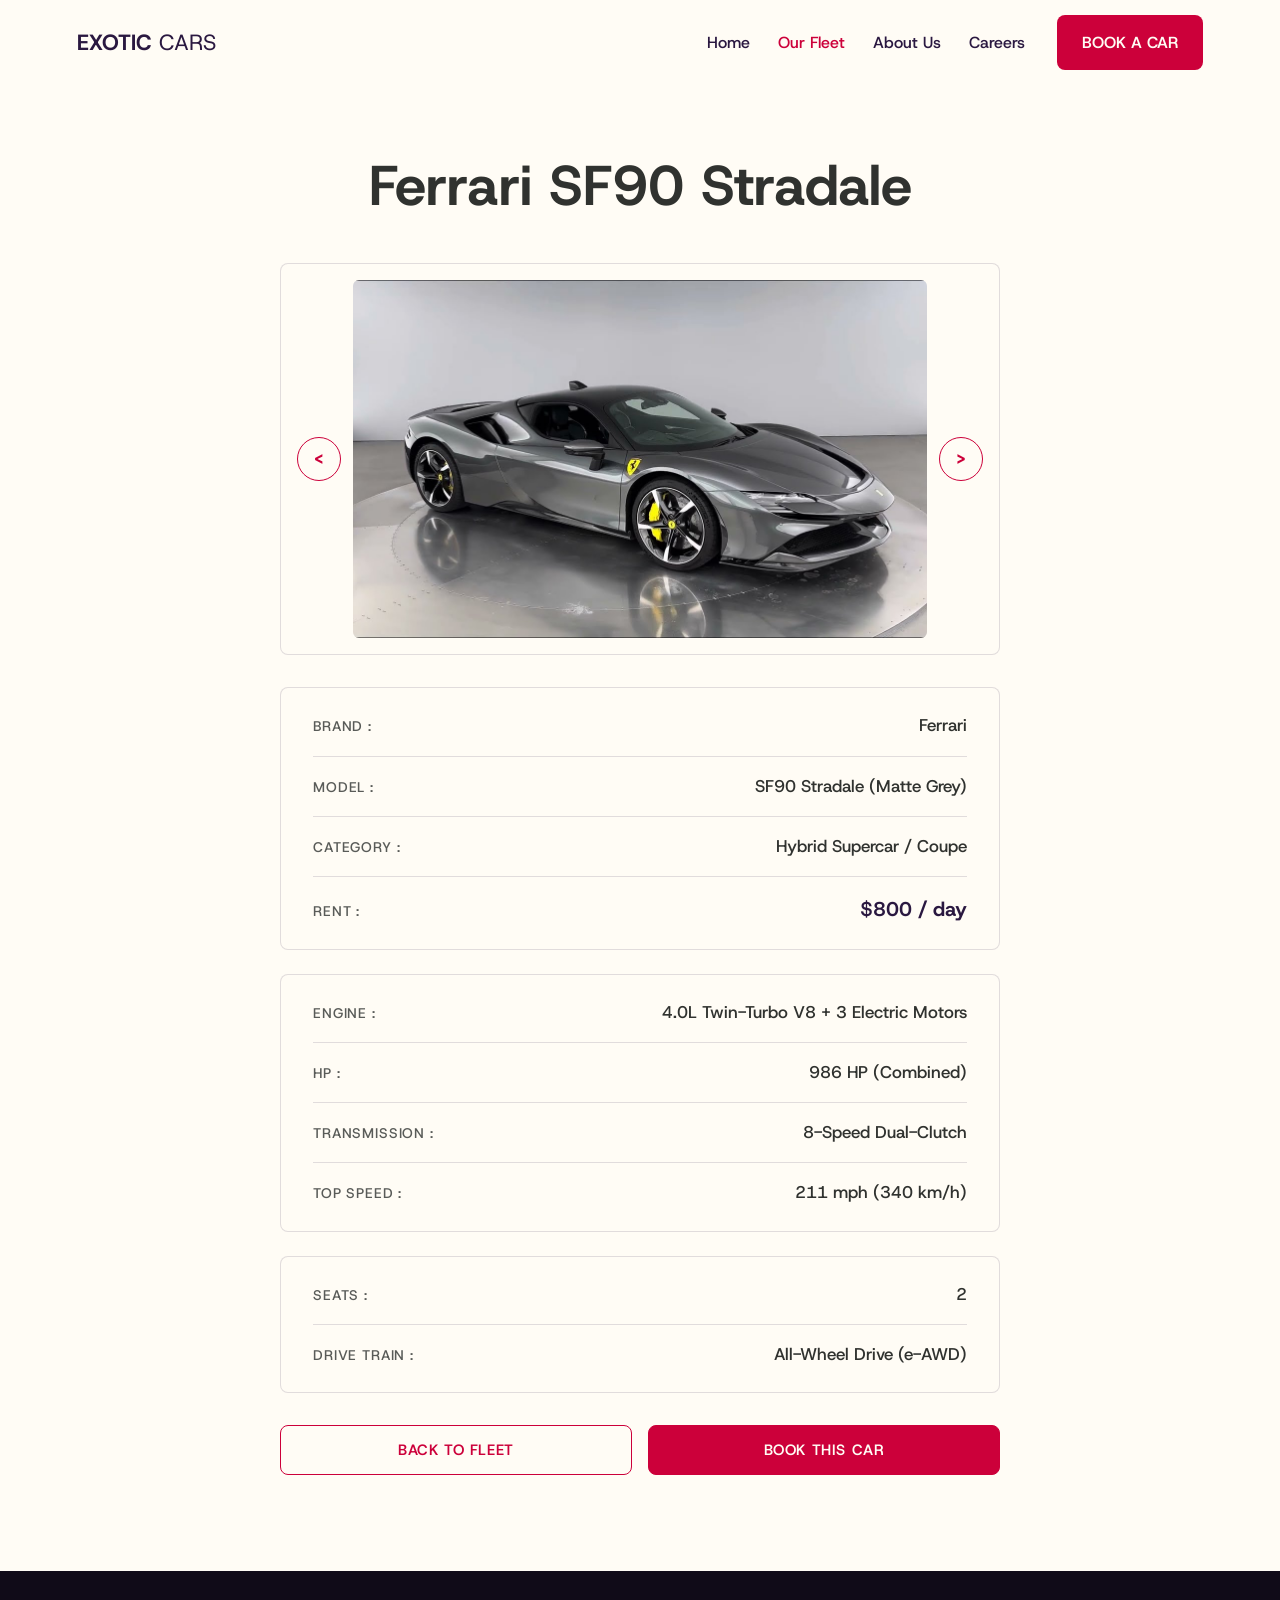
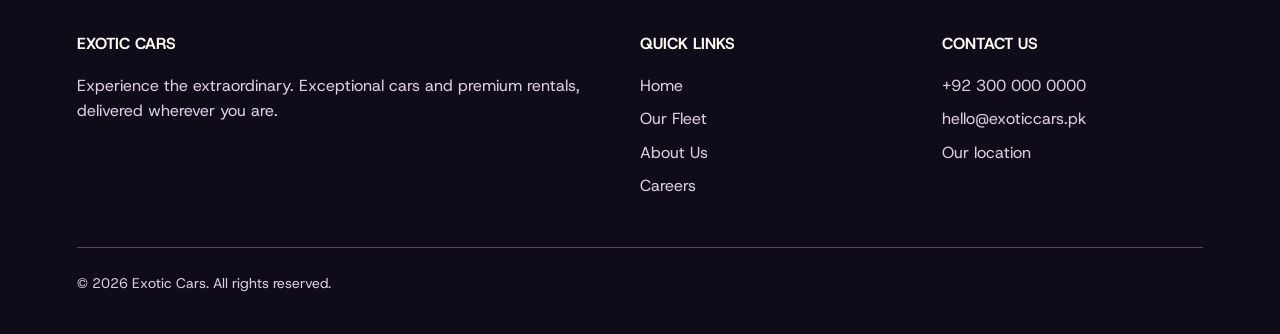
<file: car-fleet/car-detail-page/index.html>
<!DOCTYPE html>
<html lang="en">
<head>
    <meta charset="UTF-8">
    <meta name="viewport" content="width=device-width, initial-scale=1.0">
    <title>Exotic Cars - Car Details</title>
    <link href="https://fonts.googleapis.com/css2?family=Host+Grotesk:wght@400;500;600;700&display=swap" rel="stylesheet">
    <link rel="stylesheet" href="./style.css">
</head>
<body>

    <!-- ===== HEADER ===== -->
    <header class="header">
        <div class="header-bar">
            <a href="../../index.html" class="logo">Exotic <span>Cars</span></a>
            <button class="menu-btn" id="menu-btn">&#9776;</button>
            <nav class="nav" id="nav">
                <ul>
                    <li><a href="../../index.html">Home</a></li>
                    <li><a href="../../car-fleet/index.html" class="active">Our Fleet</a></li>
                    <li><a href="../../about-us/index.html">About Us</a></li>
                    <li><a href="../../careers/index.html">Careers</a></li>
                </ul>
                <a href="../../car-fleet/index.html" class="btn btn-primary">Book a car</a>
            </nav>
        </div>
    </header>

    <main class="details-container">
        <!-- Dynamic Car Name Heading -->
        <header class="details-header">
            <h1 id="car-title">Car name</h1>
        </header>

        <!-- Looping Image Carousel Card -->
        <section class="slider-box">
            <button type="button" class="nav-arrow prev-btn" id="prev-btn" aria-label="Previous Image">&lt;</button>
            <div class="slider-image-frame">
                <img id="car-slider-img" src="" alt="Car Preview">
            </div>
            <button type="button" class="nav-arrow next-btn" id="next-btn" aria-label="Next Image">&gt;</button>
        </section>

        <!-- Specifications Cards (Matching Booking Form .info-card Style) -->
        <section class="specs-wrapper">
            <!-- Group 1: Overview & Pricing -->
            <div class="info-card">
                <div class="spec-row">
                    <span class="spec-label">Brand :</span>
                    <span class="spec-value" id="spec-brand"></span>
                </div>
                <div class="spec-row">
                    <span class="spec-label">Model :</span>
                    <span class="spec-value" id="spec-model"></span>
                </div>
                <div class="spec-row">
                    <span class="spec-label">Category :</span>
                    <span class="spec-value" id="spec-category"></span>
                </div>
                <div class="spec-row">
                    <span class="spec-label">Rent :</span>
                    <span class="spec-value rent-highlight" id="spec-rent">$$ / day</span>
                </div>
            </div>

            <!-- Group 2: Performance -->
            <div class="info-card">
                <div class="spec-row">
                    <span class="spec-label">Engine :</span>
                    <span class="spec-value" id="spec-engine"></span>
                </div>
                <div class="spec-row">
                    <span class="spec-label">HP :</span>
                    <span class="spec-value" id="spec-hp"></span>
                </div>
                <div class="spec-row">
                    <span class="spec-label">Transmission :</span>
                    <span class="spec-value" id="spec-transmission"></span>
                </div>
                <div class="spec-row">
                    <span class="spec-label">Top speed :</span>
                    <span class="spec-value" id="spec-topspeed"></span>
                </div>
            </div>

            <!-- Group 3: Capacity & Drivetrain -->
            <div class="info-card">
                <div class="spec-row">
                    <span class="spec-label">Seats :</span>
                    <span class="spec-value" id="spec-seats"></span>
                </div>
                <div class="spec-row">
                    <span class="spec-label">Drive Train :</span>
                    <span class="spec-value" id="spec-drivetrain"></span>
                </div>
            </div>
        </section>

        <!-- Action Navigation Buttons -->
        <div class="bottom-actions">
            <a href="../index.html" class="action-btn back-btn">Back to Fleet</a>
            <a href="../booking-form/index.html" id="book-now-link" class="action-btn book-btn">Book This Car</a>
        </div>
    </main>

    <!-- ===== FOOTER ===== -->
    <footer class="footer">
        <div class="footer-columns">
            <div>
                <h4>Exotic Cars</h4>
                <p>Experience the extraordinary. Exceptional cars and premium rentals, delivered wherever you are.</p>
            </div>
            <div>
                <h4>Quick links</h4>
                <a href="../../index.html">Home</a>
                <a href="../../car-fleet/index.html">Our Fleet</a>
                <a href="../../about-us/index.html">About Us</a>
                <a href="../../careers/index.html">Careers</a>
            </div>
            <div>
                <h4>Contact us</h4>
                <p>+92 300 000 0000</p>
                <p>hello@exoticcars.pk</p>
                <p>Our location</p>
            </div>
        </div>
        <p class="copyright">&copy; 2026 Exotic Cars. All rights reserved.</p>
    </footer>

    <script src="./script.js"></script>
</body>
</html>
</file>
<file: style.css>
/* ==========================================================
   HOME PAGE STYLES
   ========================================================== */

/* ---------- Colours (used with var(--name)) ---------- */
:root {
  --crimson: #CC003A;      /* buttons and highlights */
  --ivory: #FFFCF5;        /* page background */
  --charcoal: #30322F;     /* text */
  --purple: #2A1840;       /* logo */
  --black: #020000;
  --footer: #100B18;
  --light-text: #595B58;
  --border: #E4DCD2;
}

/* ---------- Basic reset ---------- */
* { margin: 0; padding: 0; box-sizing: border-box; }

body {
  font-family: "Host Grotesk", Arial, sans-serif;
  background: var(--ivory);
  color: var(--charcoal);
  line-height: 1.6;
}

a { text-decoration: none; color: inherit; }
img { max-width: 100%; display: block; }

h1 { font-size: 56px; line-height: 1.1; }
h2 { font-size: 40px; margin-bottom: 32px; }
h3 { font-size: 20px; }

/* ---------- Header ---------- */
.header {
  position: sticky;   /* stays at the top when you scroll */
  top: 0;
  z-index: 10;
  background: var(--ivory);
}

.header-bar {
  display: flex;
  align-items: center;
  justify-content: space-between;
  height: 85px;
  padding: 0 6%;
}

.logo { font-size: 22px; font-weight: 700; color: var(--purple); text-transform: uppercase; }
.logo span { font-weight: 400; }

.nav { display: flex; align-items: center; gap: 32px; }
.nav ul { display: flex; gap: 28px; list-style: none; }
.nav ul a { color: var(--purple); font-weight: 500; }
.nav ul a:hover,
.nav ul a.active { color: var(--crimson); }

.menu-btn { display: none; background: none; border: none; font-size: 28px; color: var(--purple); cursor: pointer; }

/* ---------- Buttons ---------- */
.btn {
  display: inline-block;
  padding: 14px 24px;
  border-radius: 8px;
  font-weight: 600;
  text-transform: uppercase;
  border: 1px solid transparent;
}
.btn-primary { background: var(--crimson); color: var(--ivory); }
.btn-primary:hover { background: #A8002F; }
.btn-outline { border-color: var(--ivory); color: var(--ivory); }
.btn-outline:hover { background: var(--ivory); color: var(--black); }

/* ---------- Hero (photo background) ---------- */
.hero {
  min-height: 85vh;
  display: flex;
  align-items: flex-end;
  padding: 80px 6%;
  color: var(--ivory);
  /* a dark layer on top of the photo so the white text is easy to read */
  background: linear-gradient(rgba(0, 0, 0, 0.3), rgba(0, 0, 0, 0.8)),
              url("assets/images/showroom.jpg") center / cover;
}
.hero-text { max-width: 640px; }
.hero-text p { margin: 16px 0 24px; font-size: 18px; }
.hero-text .btn { margin-right: 12px; margin-bottom: 12px; }

/* ---------- Sections ---------- */
.section { padding: 80px 6%; }

.label {
  font-size: 13px;
  font-weight: 600;
  text-transform: uppercase;
  letter-spacing: 1px;
  color: var(--crimson);
  margin-bottom: 8px;
}

/* ---------- Top rented cars (4 columns) ---------- */
.car-grid { display: grid; grid-template-columns: repeat(4, 1fr); gap: 24px; }
.car img { width: 100%; height: 300px; object-fit: cover; border-radius: 8px; margin-bottom: 12px; }

/* ---------- How it works (dark section) ---------- */
.dark { background: var(--black); color: var(--ivory); }
.steps { display: grid; grid-template-columns: repeat(4, 1fr); gap: 24px; }
.step { border-top: 2px solid var(--crimson); padding-top: 20px; }
.number { font-size: 48px; color: #555; }
.step p { color: #BBBBBB; }

/* ---------- Services (photo + text) ---------- */
.services { display: grid; grid-template-columns: 1fr 1fr; gap: 64px; align-items: center; background: #F8F3EE; }
.services img { border-radius: 8px; }
.services h3 { margin-top: 24px; }
.services p { color: var(--light-text); }

/* ---------- Reviews (3 cards) ---------- */
.reviews { display: grid; grid-template-columns: repeat(3, 1fr); gap: 24px; }
.review { border: 1px solid var(--border); border-radius: 8px; padding: 28px; }
.review p { margin-bottom: 16px; font-size: 18px; }
.stars { color: var(--crimson); }

/* ---------- FAQ ---------- */
.faq details { border-bottom: 1px solid var(--border); padding: 20px 0; max-width: 800px; }
.faq summary { font-size: 19px; font-weight: 500; cursor: pointer; }
.faq details p { margin-top: 12px; color: var(--light-text); }

/* ---------- Footer ---------- */
.footer { background: var(--footer); color: var(--ivory); padding: 60px 6% 32px; }
.footer-columns { display: grid; grid-template-columns: 2fr 1fr 1fr; gap: 40px; }
.footer h4 { text-transform: uppercase; margin-bottom: 16px; }
.footer a, .footer p { display: block; color: #D8CDE3; margin-bottom: 8px; }
.footer a:hover { color: var(--crimson); }
.copyright { border-top: 1px solid #51465C; margin-top: 40px; padding-top: 24px; font-size: 14px; }

/* ---------- Phones and tablets (900px wide or less) ---------- */
@media (max-width: 900px) {
  h1 { font-size: 40px; }
  h2 { font-size: 30px; }

  .menu-btn { display: block; }

  /* the menu is hidden until script.js adds the class "open" */
  .nav { display: none; position: absolute; top: 85px; left: 0; right: 0;
         flex-direction: column; align-items: flex-start; padding: 20px 6%; background: var(--ivory); }
  .nav.open { display: flex; }
  .nav ul { flex-direction: column; gap: 16px; }

  .car-grid, .steps { grid-template-columns: 1fr 1fr; }
  .services, .reviews, .footer-columns { grid-template-columns: 1fr; }
}
</file>
<file: about-us/style.css>
/* ===== Colours and sizes used on this page (use them with var(--name)) ===== */
:root {
  --crimson: #CC003A;          /* buttons and highlights */
  --crimson-dark: #A8002F;     /* button hover */
  --ivory: #FFFCF5;            /* page background */
  --charcoal: #30322F;         /* text */
  --purple: #2A1840;           /* logo, prices */
  --beige: #E8DCD0;
  --beige-light: #F8F3EE;
  --lavender-light: #EFEAF4;   /* form field background */
  --text-light: #595B58;
  --text-lighter: #838482;
  --border: rgba(42, 24, 64, 0.14);
  --border-dark: rgba(42, 24, 64, 0.28);
  --font: "Host Grotesk", Arial, sans-serif;
  --radius: 8px;
  --radius-input: 6px;
  --shadow: 0 10px 30px rgba(16, 11, 24, 0.12);
  --max-width: 1320px;
  --page-padding: 6%;
}

/* ---------- Basic reset ---------- */
* { margin: 0; padding: 0; box-sizing: border-box; }

body {
  font-family: var(--font);
  background: var(--ivory);
  color: var(--charcoal);
  line-height: 1.6;
}

a { text-decoration: none; color: inherit; }
img { max-width: 100%; display: block; }
button, input, select, textarea { font: inherit; }

/* ---------- Header (same on every page) ---------- */
.header { position: sticky; top: 0; z-index: 10; background: var(--ivory); }
.header-bar { display: flex; align-items: center; justify-content: space-between; height: 85px; padding: 0 6%; }
.logo { font-size: 22px; font-weight: 700; color: var(--purple); text-transform: uppercase; }
.logo span { font-weight: 400; }
.nav { display: flex; align-items: center; gap: 32px; }
.nav ul { display: flex; gap: 28px; list-style: none; }
.nav ul a { color: var(--purple); font-weight: 500; }
.nav ul a:hover,
.nav ul a.active { color: var(--crimson); }
.menu-btn { display: none; background: none; border: none; font-size: 28px; color: var(--purple); cursor: pointer; }

/* ---------- Buttons ---------- */
.btn { display: inline-block; padding: 14px 24px; border-radius: 8px; font-weight: 600; text-transform: uppercase; border: 1px solid transparent; cursor: pointer; }
.btn-primary { background: var(--crimson); color: var(--ivory); }
.btn-primary:hover { background: var(--crimson-dark); }

/* ---------- Footer (same on every page) ---------- */
.footer { background: #100B18; color: var(--ivory); padding: 60px 6% 32px; }
.footer-columns { display: grid; grid-template-columns: 2fr 1fr 1fr; gap: 40px; }
.footer h4 { text-transform: uppercase; margin-bottom: 16px; }
.footer a, .footer p { display: block; color: #D8CDE3; margin-bottom: 8px; }
.footer a:hover { color: var(--crimson); }
.copyright { border-top: 1px solid #51465C; margin-top: 40px; padding-top: 24px; font-size: 14px; }

/* ---------- Header and footer on phones (900px wide or less) ---------- */
@media (max-width: 900px) {
  .menu-btn { display: block; }
  .nav { display: none; position: absolute; top: 85px; left: 0; right: 0;
         flex-direction: column; align-items: flex-start; padding: 20px 6%; background: var(--ivory); }
  .nav.open { display: flex; }
  .nav ul { flex-direction: column; gap: 16px; }
  .footer-columns { grid-template-columns: 1fr; }
}

.container { margin: 0 auto; }

/* ===== Styles for this page only ===== */
/* ==========================================================
   ABOUT US PAGE
   ========================================================== */

/* ---------- Page layout ---------- */
:root {
  --section: 72px;   /* space between sections */
}

/* every <section> gets the same top spacing and side padding */
section { padding: var(--section) var(--page-padding) 0; }
main { padding-bottom: var(--section); }

/* centre the content (padding is already on the section) */
.container { max-width: var(--max-width); padding: 0; }

/* ---------- Type ---------- */
.h1 { font-size: clamp(44px, 7vw, 64px); }
.h2 { font-size: clamp(30px, 4vw, 40px); }
.h3 { font-size: 22px; }

/* ---------- Page title ---------- */
.page-title { text-align: center; padding: 64px var(--page-padding) 0; }

/* ---------- Panels (one per section, alternating backgrounds) ---------- */
.panel {
  padding: 48px;
  background: var(--ivory);
  border: 1px solid var(--border);
  border-radius: var(--radius);
}
.panel--alt { background: var(--beige-light); }

/* ---------- Heading on the left, text on the right ---------- */
.split { display: grid; grid-template-columns: 1fr 1.6fr; gap: 56px; align-items: start; }
.split--head { margin-bottom: 32px; }
.section-head { display: block; margin-bottom: 24px; }

.prose p { color: var(--text-light); max-width: 62ch; }
.prose p + p { margin-top: 16px; }

/* ---------- Grids of small cards ---------- */
.grid { display: grid; gap: 24px; }
.grid--4 { grid-template-columns: repeat(4, 1fr); }
.grid--3 { grid-template-columns: repeat(3, 1fr); }
.grid--2 { grid-template-columns: repeat(2, 1fr); }

.tile {
  padding: 28px;
  display: flex;
  flex-direction: column;
  gap: 10px;
  background: var(--ivory);
  border: 1px solid var(--border);
  border-top: 3px solid var(--crimson);   /* crimson accent line */
  border-radius: var(--radius);
}
.tile p { font-size: 16px; color: var(--text-light); }

.note { margin-top: 24px; max-width: 70ch; color: var(--text-light); }

/* ---------- Responsive ---------- */
@media (max-width: 1000px) {
  .split { grid-template-columns: 1fr; gap: 20px; }
  .grid--4 { grid-template-columns: repeat(2, 1fr); }
  .grid--3 { grid-template-columns: 1fr; }
}
@media (max-width: 680px) {
  :root { --section: 48px; }
  .grid--4, .grid--2 { grid-template-columns: 1fr; }
  .panel { padding: 28px 22px; }
}
</file>
<file: car-fleet/style.css>
/* ===== Colours and sizes used on this page (use them with var(--name)) ===== */
:root {
  --crimson: #CC003A;          /* buttons and highlights */
  --crimson-dark: #A8002F;     /* button hover */
  --ivory: #FFFCF5;            /* page background */
  --charcoal: #30322F;         /* text */
  --purple: #2A1840;           /* logo, prices */
  --beige: #E8DCD0;
  --beige-light: #F8F3EE;
  --lavender-light: #EFEAF4;   /* form field background */
  --text-light: #595B58;
  --text-lighter: #838482;
  --border: rgba(42, 24, 64, 0.14);
  --border-dark: rgba(42, 24, 64, 0.28);
  --font: "Host Grotesk", Arial, sans-serif;
  --radius: 8px;
  --radius-input: 6px;
  --shadow: 0 10px 30px rgba(16, 11, 24, 0.12);
  --max-width: 1320px;
  --page-padding: 6%;
}

/* ---------- Basic reset ---------- */
* { margin: 0; padding: 0; box-sizing: border-box; }

body {
  font-family: var(--font);
  background: var(--ivory);
  color: var(--charcoal);
  line-height: 1.6;
}

a { text-decoration: none; color: inherit; }
img { max-width: 100%; display: block; }
button, input, select, textarea { font: inherit; }

/* ---------- Header (same on every page) ---------- */
.header { position: sticky; top: 0; z-index: 10; background: var(--ivory); }
.header-bar { display: flex; align-items: center; justify-content: space-between; height: 85px; padding: 0 6%; }
.logo { font-size: 22px; font-weight: 700; color: var(--purple); text-transform: uppercase; }
.logo span { font-weight: 400; }
.nav { display: flex; align-items: center; gap: 32px; }
.nav ul { display: flex; gap: 28px; list-style: none; }
.nav ul a { color: var(--purple); font-weight: 500; }
.nav ul a:hover,
.nav ul a.active { color: var(--crimson); }
.menu-btn { display: none; background: none; border: none; font-size: 28px; color: var(--purple); cursor: pointer; }

/* ---------- Buttons ---------- */
.btn { display: inline-block; padding: 14px 24px; border-radius: 8px; font-weight: 600; text-transform: uppercase; border: 1px solid transparent; cursor: pointer; }
.btn-primary { background: var(--crimson); color: var(--ivory); }
.btn-primary:hover { background: var(--crimson-dark); }

/* ---------- Footer (same on every page) ---------- */
.footer { background: #100B18; color: var(--ivory); padding: 60px 6% 32px; }
.footer-columns { display: grid; grid-template-columns: 2fr 1fr 1fr; gap: 40px; }
.footer h4 { text-transform: uppercase; margin-bottom: 16px; }
.footer a, .footer p { display: block; color: #D8CDE3; margin-bottom: 8px; }
.footer a:hover { color: var(--crimson); }
.copyright { border-top: 1px solid #51465C; margin-top: 40px; padding-top: 24px; font-size: 14px; }

/* ---------- Header and footer on phones (900px wide or less) ---------- */
@media (max-width: 900px) {
  .menu-btn { display: block; }
  .nav { display: none; position: absolute; top: 85px; left: 0; right: 0;
         flex-direction: column; align-items: flex-start; padding: 20px 6%; background: var(--ivory); }
  .nav.open { display: flex; }
  .nav ul { flex-direction: column; gap: 16px; }
  .footer-columns { grid-template-columns: 1fr; }
}

/* Small red label above a heading */
.label { font-size: 13px; font-weight: 600; text-transform: uppercase; letter-spacing: 1px; color: var(--crimson); }

/* ===== Styles for this page only ===== */
/* ==========================================================================
   CAR FLEET PAGE
   ========================================================================== */

/* Main Container */
.fleet-container {
    width: 100%;
    max-width: calc(var(--max-width) + 2 * var(--page-padding));
    margin: 0 auto;
    padding: 64px var(--page-padding) 96px;
}

/* Page Title */
.fleet-header {
    margin-bottom: 48px;
}

.fleet-header h1 {
    margin-top: 16px;
    font-size: clamp(40px, 6vw, 64px);
}

/* 3x2 Responsive Grid */
.fleet-grid {
    width: 100%;
    display: grid;
    grid-template-columns: repeat(3, 1fr);
    gap: 24px;
}

/* Car Card (white card with a thin purple border, from the design system) */
.car-card {
    padding: 16px 16px 24px;
    background: var(--ivory);
    border: 1px solid var(--border);
    border-radius: var(--radius);
    display: flex;
    flex-direction: column;
    transition: transform 0.3s ease, box-shadow 0.3s ease;
}

.car-card:hover {
    transform: translateY(-4px);
    box-shadow: var(--shadow);
}

/* Car Image Frame */
.car-img-wrapper {
    width: 100%;
    aspect-ratio: 16 / 10;
    border-radius: 6px;
    overflow: hidden;
    margin-bottom: 16px;
    background-color: var(--beige);
}

.car-img-wrapper img {
    width: 100%;
    height: 100%;
    object-fit: cover;
    display: block;
    transition: transform 0.4s ease;
}

.car-card:hover .car-img-wrapper img {
    transform: scale(1.04);
}

/* Car Name */
.car-title {
    font-size: 22px;
    font-weight: 700;
    color: var(--charcoal);
    margin-bottom: 20px;
    padding: 0 4px;
}

/* Action Buttons Container */
.card-actions {
    width: 100%;
    display: flex;
    gap: 12px;
    margin-top: auto;   /* keeps buttons at the bottom of every card */
}

/* Buttons (same size and corners as the design system buttons) */
.fleet-btn {
    flex: 1;
    height: 48px;
    display: flex;
    align-items: center;
    justify-content: center;
    border-radius: var(--radius);
    font-size: 14px;
    font-weight: 600;
    letter-spacing: 0.04em;
    text-transform: uppercase;
    border: 1px solid var(--crimson);
    transition: background-color 0.2s ease, color 0.2s ease;
}

/* Details = secondary button (ivory with crimson border) */
.btn-details {
    background: var(--ivory);
    color: var(--crimson);
}

.btn-details:hover {
    background: #F5CCD8;
}

/* Book car = primary button (crimson) */
.btn-book {
    background: var(--crimson);
    color: var(--ivory);
}

.btn-book:hover {
    background: var(--crimson-dark);
    border-color: var(--crimson-dark);
}

/* Responsive Breakpoints */
@media (max-width: 960px) {
    .fleet-grid {
        grid-template-columns: repeat(2, 1fr);
    }
}

@media (max-width: 600px) {
    .fleet-container {
        padding-top: 40px;
    }

    .fleet-grid {
        grid-template-columns: 1fr;
    }
}
</file>
<file: careers/style.css>
/* ===== Colours and sizes used on this page (use them with var(--name)) ===== */
:root {
  --crimson: #CC003A;          /* buttons and highlights */
  --crimson-dark: #A8002F;     /* button hover */
  --ivory: #FFFCF5;            /* page background */
  --charcoal: #30322F;         /* text */
  --purple: #2A1840;           /* logo, prices */
  --beige: #E8DCD0;
  --beige-light: #F8F3EE;
  --lavender-light: #EFEAF4;   /* form field background */
  --text-light: #595B58;
  --text-lighter: #838482;
  --border: rgba(42, 24, 64, 0.14);
  --border-dark: rgba(42, 24, 64, 0.28);
  --font: "Host Grotesk", Arial, sans-serif;
  --radius: 8px;
  --radius-input: 6px;
  --shadow: 0 10px 30px rgba(16, 11, 24, 0.12);
  --max-width: 1320px;
  --page-padding: 6%;
}

/* ---------- Basic reset ---------- */
* { margin: 0; padding: 0; box-sizing: border-box; }

body {
  font-family: var(--font);
  background: var(--ivory);
  color: var(--charcoal);
  line-height: 1.6;
}

a { text-decoration: none; color: inherit; }
img { max-width: 100%; display: block; }
button, input, select, textarea { font: inherit; }

/* ---------- Header (same on every page) ---------- */
.header { position: sticky; top: 0; z-index: 10; background: var(--ivory); }
.header-bar { display: flex; align-items: center; justify-content: space-between; height: 85px; padding: 0 6%; }
.logo { font-size: 22px; font-weight: 700; color: var(--purple); text-transform: uppercase; }
.logo span { font-weight: 400; }
.nav { display: flex; align-items: center; gap: 32px; }
.nav ul { display: flex; gap: 28px; list-style: none; }
.nav ul a { color: var(--purple); font-weight: 500; }
.nav ul a:hover,
.nav ul a.active { color: var(--crimson); }
.menu-btn { display: none; background: none; border: none; font-size: 28px; color: var(--purple); cursor: pointer; }

/* ---------- Buttons ---------- */
.btn { display: inline-block; padding: 14px 24px; border-radius: 8px; font-weight: 600; text-transform: uppercase; border: 1px solid transparent; cursor: pointer; }
.btn-primary { background: var(--crimson); color: var(--ivory); }
.btn-primary:hover { background: var(--crimson-dark); }

/* ---------- Footer (same on every page) ---------- */
.footer { background: #100B18; color: var(--ivory); padding: 60px 6% 32px; }
.footer-columns { display: grid; grid-template-columns: 2fr 1fr 1fr; gap: 40px; }
.footer h4 { text-transform: uppercase; margin-bottom: 16px; }
.footer a, .footer p { display: block; color: #D8CDE3; margin-bottom: 8px; }
.footer a:hover { color: var(--crimson); }
.copyright { border-top: 1px solid #51465C; margin-top: 40px; padding-top: 24px; font-size: 14px; }

/* ---------- Header and footer on phones (900px wide or less) ---------- */
@media (max-width: 900px) {
  .menu-btn { display: block; }
  .nav { display: none; position: absolute; top: 85px; left: 0; right: 0;
         flex-direction: column; align-items: flex-start; padding: 20px 6%; background: var(--ivory); }
  .nav.open { display: flex; }
  .nav ul { flex-direction: column; gap: 16px; }
  .footer-columns { grid-template-columns: 1fr; }
}

.container { margin: 0 auto; }

/* Form field basics */
.field { display: flex; flex-direction: column; }
.input {
  width: 100%;
  height: 50px;
  padding: 0 16px;
  background: var(--lavender-light);
  border: 1px solid var(--border);
  border-radius: var(--radius-input);
  color: var(--purple);
}
.input:focus { outline: none; border-color: var(--crimson); background: var(--ivory); }

/* ===== Styles for this page only ===== */
/* ==========================================================
   CAREERS PAGE
   Colours, fonts, header, footer and the base .btn / .field / .input
   ========================================================== */

/* ---------- Page layout ---------- */
:root {
  --section: 72px;   /* space between sections */
}

/* every <section> gets the same top spacing and side padding */
section { padding: var(--section) var(--page-padding) 0; }
main { padding-bottom: var(--section); }

/* centre the content (padding is already on the section) */
.container { width: 100%; max-width: var(--max-width); padding: 0; }

/* ---------- Type ---------- */
.h1 { font-size: clamp(44px, 7vw, 64px); }
.h2 { font-size: clamp(30px, 4vw, 40px); color: var(--charcoal); }

/* ---------- Page title ---------- */
.page-title { text-align: center; padding: 64px var(--page-padding) 0; }

/* ---------- Button colours (the team's class names) ---------- */
.btn--primary { background: var(--crimson); color: var(--ivory); }
.btn--primary:hover { background: var(--crimson-dark); }
.btn--secondary { background: var(--ivory); color: var(--crimson); border-color: var(--crimson); }
.btn--secondary:hover { background: #F5CCD8; }
.btn--text { background: none; color: var(--crimson); padding: 0 4px; }
.btn--text:hover { color: var(--crimson-dark); }

/* ---------- Role cards (photo + title + button) ---------- */
.roles { display: grid; grid-template-columns: repeat(2, 1fr); gap: 24px; }

.role {
  position: relative;
  aspect-ratio: 4 / 3;
  overflow: hidden;
  border-radius: var(--radius);
  display: flex;
  flex-direction: column;
  justify-content: flex-end;
  align-items: center;
  gap: 16px;
  padding-bottom: 32px;
  cursor: pointer;
  /* dark gradient on top of the photo so the white title is readable */
  background:
    linear-gradient(to top, rgba(2, 0, 0, 0.8) 0%, rgba(2, 0, 0, 0.1) 60%),
    var(--photo) center / cover no-repeat;
  outline: 3px solid transparent;
  outline-offset: 4px;
  transition: outline-color 0.2s, transform 0.2s;
}
.role--mechanic { --photo: url("Assets/mechanic.jpg"); }
.role--detailer { --photo: url("Assets/detailer.jpg"); }
.role:hover { transform: translateY(-4px); }
.role.is-selected { outline-color: var(--crimson); }   /* added by script.js */
.role__title { font-size: clamp(28px, 3.5vw, 44px); font-weight: 700; color: var(--ivory); }

/* ---------- Application form card ---------- */
.apply { scroll-margin-top: 100px; }   /* stops the sticky header covering the form */
.card {
  background: var(--ivory);
  border: 1px solid var(--border);
  border-radius: var(--radius);
}
.apply__card { padding: 48px; display: grid; grid-template-columns: 0.8fr 1.4fr; gap: 56px; }
.apply__intro p { margin-top: 12px; font-size: 16px; color: var(--text-light); }
.apply__chosen {
  margin-top: 24px; padding: 14px 16px; border-radius: var(--radius-input);
  background: var(--lavender-light); color: var(--purple); font-size: 15px; font-weight: 600;
}

/* ---------- Form fields ---------- */
.form { display: grid; grid-template-columns: 1fr 1fr; gap: 20px; }
.field { margin-bottom: 0; gap: 8px; }          /* grid gap already spaces the fields */
.field--full { grid-column: 1 / -1; }
.field label, .legend {
  font-size: 15px; font-weight: 600; color: var(--charcoal);
  text-transform: none; letter-spacing: 0;     /* undo the uppercase label style */
}
.field .optional { font-weight: 400; color: var(--text-lighter); }
textarea.input { height: auto; min-height: 132px; padding: 14px 16px; }
select.input { cursor: pointer; }

/* red border + message when a field is wrong (added by script.js) */
.field.has-error .input,
.field.has-error .choice-group,
.field.has-error .file-drop { border-color: var(--crimson); }
.error { font-size: 14px; font-weight: 500; color: var(--crimson); }
.error:empty { display: none; }

/* Mechanic / Car Detailer radio buttons */
fieldset { border: 0; padding: 0; margin: 0; min-width: 0; }
.choice-group { display: grid; grid-template-columns: 1fr 1fr; gap: 12px; border: 1px solid transparent; border-radius: var(--radius-input); }
.choice { position: relative; }
.choice input { position: absolute; opacity: 0; pointer-events: none; }
.choice span {
  display: flex; align-items: center; justify-content: center; height: 50px;
  background: var(--lavender-light); color: var(--purple); font-weight: 600;
  border: 1px solid var(--border); border-radius: var(--radius-input); cursor: pointer;
  transition: background-color 0.2s, color 0.2s;
}
.choice input:checked + span { background: var(--crimson); border-color: var(--crimson); color: var(--ivory); }

/* CV upload box */
.file-drop {
  position: relative; display: flex; align-items: center; gap: 14px; min-height: 64px; padding: 12px 16px; cursor: pointer;
  background: var(--lavender-light); color: var(--purple); border: 1px dashed var(--border-dark); border-radius: var(--radius-input);
  transition: border-color 0.2s;
}
.file-drop:hover, .file-drop.is-over { border-color: var(--crimson); }
.file-drop input { position: absolute; opacity: 0; width: 1px; height: 1px; }
.file-drop svg { width: 26px; height: 26px; flex: none; }
.file-drop__name { font-size: 15px; font-weight: 500; }
.file-drop__hint { font-size: 13px; color: var(--text-lighter); }

/* Consent checkbox */
.consent { display: flex; align-items: flex-start; gap: 12px; }
.field .consent { font-weight: 400; }
.consent input { width: 20px; height: 20px; margin-top: 3px; accent-color: var(--crimson); flex: none; }

.form__actions { grid-column: 1 / -1; display: flex; align-items: center; gap: 16px; flex-wrap: wrap; }

/* ---------- Success message (shown by script.js) ---------- */
.success { display: none; text-align: center; padding: 24px 8px; grid-column: 1 / -1; }
.success.is-visible { display: block; }
.success__tick { width: 72px; height: 72px; margin: 0 auto 20px; border-radius: 50%; background: var(--crimson); color: var(--ivory); display: grid; place-items: center; }
.success__tick svg { width: 36px; height: 36px; }
.success p { margin: 12px auto 0; max-width: 46ch; color: var(--text-light); }
.success__ref { display: inline-block; margin-top: 16px; padding: 8px 14px; border-radius: var(--radius-input); background: var(--lavender-light); color: var(--purple); font-weight: 700; }
.success .btn { margin-top: 24px; }
.apply__card.is-done .apply__intro, .apply__card.is-done .form { display: none; }
.apply__card.is-done { grid-template-columns: 1fr; }

/* ---------- Responsive ---------- */
@media (max-width: 1000px) {
  .apply__card { grid-template-columns: 1fr; gap: 36px; padding: 32px; }
}
@media (max-width: 680px) {
  :root { --section: 48px; }
  .roles { grid-template-columns: 1fr; }
  .form { grid-template-columns: 1fr; }
  .apply__card { padding: 24px 20px; }
}
</file>
<file: car-fleet/booking-form/style.css>
/* ===== Colours and sizes used on this page (use them with var(--name)) ===== */
:root {
  --crimson: #CC003A;          /* buttons and highlights */
  --crimson-dark: #A8002F;     /* button hover */
  --ivory: #FFFCF5;            /* page background */
  --charcoal: #30322F;         /* text */
  --purple: #2A1840;           /* logo, prices */
  --beige: #E8DCD0;
  --beige-light: #F8F3EE;
  --lavender-light: #EFEAF4;   /* form field background */
  --text-light: #595B58;
  --text-lighter: #838482;
  --border: rgba(42, 24, 64, 0.14);
  --border-dark: rgba(42, 24, 64, 0.28);
  --font: "Host Grotesk", Arial, sans-serif;
  --radius: 8px;
  --radius-input: 6px;
  --shadow: 0 10px 30px rgba(16, 11, 24, 0.12);
  --max-width: 1320px;
  --page-padding: 6%;
}

/* ---------- Basic reset ---------- */
* { margin: 0; padding: 0; box-sizing: border-box; }

body {
  font-family: var(--font);
  background: var(--ivory);
  color: var(--charcoal);
  line-height: 1.6;
}

a { text-decoration: none; color: inherit; }
img { max-width: 100%; display: block; }
button, input, select, textarea { font: inherit; }

/* ---------- Header (same on every page) ---------- */
.header { position: sticky; top: 0; z-index: 10; background: var(--ivory); }
.header-bar { display: flex; align-items: center; justify-content: space-between; height: 85px; padding: 0 6%; }
.logo { font-size: 22px; font-weight: 700; color: var(--purple); text-transform: uppercase; }
.logo span { font-weight: 400; }
.nav { display: flex; align-items: center; gap: 32px; }
.nav ul { display: flex; gap: 28px; list-style: none; }
.nav ul a { color: var(--purple); font-weight: 500; }
.nav ul a:hover,
.nav ul a.active { color: var(--crimson); }
.menu-btn { display: none; background: none; border: none; font-size: 28px; color: var(--purple); cursor: pointer; }

/* ---------- Buttons ---------- */
.btn { display: inline-block; padding: 14px 24px; border-radius: 8px; font-weight: 600; text-transform: uppercase; border: 1px solid transparent; cursor: pointer; }
.btn-primary { background: var(--crimson); color: var(--ivory); }
.btn-primary:hover { background: var(--crimson-dark); }

/* ---------- Footer (same on every page) ---------- */
.footer { background: #100B18; color: var(--ivory); padding: 60px 6% 32px; }
.footer-columns { display: grid; grid-template-columns: 2fr 1fr 1fr; gap: 40px; }
.footer h4 { text-transform: uppercase; margin-bottom: 16px; }
.footer a, .footer p { display: block; color: #D8CDE3; margin-bottom: 8px; }
.footer a:hover { color: var(--crimson); }
.copyright { border-top: 1px solid #51465C; margin-top: 40px; padding-top: 24px; font-size: 14px; }

/* ---------- Header and footer on phones (900px wide or less) ---------- */
@media (max-width: 900px) {
  .menu-btn { display: block; }
  .nav { display: none; position: absolute; top: 85px; left: 0; right: 0;
         flex-direction: column; align-items: flex-start; padding: 20px 6%; background: var(--ivory); }
  .nav.open { display: flex; }
  .nav ul { flex-direction: column; gap: 16px; }
  .footer-columns { grid-template-columns: 1fr; }
}

/* ===== Styles for this page only ===== */
/* ==========================================================================
   BOOKING FORM PAGE
   The class names below are used by script.js, so keep them as they are:
   .open  .locked  .selected-green  .calculated  .active
   ========================================================================== */

/* Container Layout */
.container {
    min-height: auto;
    display: flex;
    justify-content: center;
    padding: 56px 20px 96px;
}

.form-wrapper {
    width: 100%;
    max-width: 640px;
    display: flex;
    flex-direction: column;
    gap: 24px;
}

/* Card */
.info-card {
    width: 100%;
    background: var(--ivory);
    border: 1px solid var(--border);
    border-radius: var(--radius);
    padding: 40px;
}

/* Card Titles */
.info-card h1 {
    font-size: 28px;
    margin-bottom: 24px;
}

/* --- Self-Drive / Chauffeur-Driven buttons --- */
.mode-toggle-container {
    display: flex;
    gap: 12px;
    margin-bottom: 24px;
}

.mode-btn {
    flex: 1;
    height: 50px;
    background: var(--ivory);
    color: var(--crimson);
    border: 1px solid var(--crimson);
    border-radius: var(--radius);
    font-family: var(--font);
    font-size: 15px;
    font-weight: 600;
    letter-spacing: 0.04em;
    text-transform: uppercase;
    cursor: pointer;
    transition: background-color 0.2s ease, color 0.2s ease;
}

.mode-btn:hover {
    background: #F5CCD8;
}

/* Selected mode button (class name comes from script.js) */
.mode-btn.selected-green {
    background: var(--crimson);
    color: var(--ivory);
}

/* Sub-options container for Self-Drive (opens/closes) */
.sub-options-container {
    max-height: 0;
    opacity: 0;
    overflow: hidden;
    transition: max-height 0.4s ease, opacity 0.3s ease, margin-bottom 0.4s ease;
    margin-bottom: 0;
}

.sub-options-container.open {
    max-height: 350px;
    opacity: 1;
    margin-bottom: 24px;
}

/* Form Groups: label on top, field underneath */
.input-group {
    display: flex;
    flex-direction: column;
    gap: 6px;
    margin-bottom: 20px;
}

.input-group:last-child {
    margin-bottom: 0;
}

.input-group label {
    font-size: 12px;
    font-weight: 500;
    letter-spacing: 0.08em;
    text-transform: uppercase;
    color: var(--text-light);
}

/* Inputs, dropdown and read-only boxes look like design system inputs */
.input-group input,
.car-dropdown,
.display-box {
    width: 100%;
    height: 50px;
    padding: 0 16px;
    background: var(--lavender-light);
    border: 1px solid var(--border);
    border-radius: var(--radius-input);
    color: var(--purple);
    font-family: var(--font);
    font-size: 16px;
    font-weight: 500;
    outline: none;
    transition: border-color 0.2s ease, background-color 0.2s ease;
}

.input-group input:focus,
.car-dropdown:focus {
    border-color: var(--crimson);
    background: var(--ivory);
}

.car-dropdown {
    cursor: pointer;
}

/* Wrapper for date input + clear (x) button */
.input-with-reset {
    position: relative;
    display: flex;
    align-items: center;
}

.input-with-reset input {
    padding-right: 40px;
}

/* Clear (x) button */
.reset-btn {
    position: absolute;
    right: 44px;
    background: none;
    border: none;
    color: var(--text-lighter);
    font-size: 20px;
    cursor: pointer;
    line-height: 1;
    transition: color 0.2s ease;
}

.reset-btn:hover {
    color: var(--crimson);
}

/* Read-only box (rental period, rent, delivery charge) */
.display-box {
    display: flex;
    align-items: center;
    background: var(--beige-light);
    color: var(--text-lighter);
    font-style: italic;
    font-weight: 400;
}

/* After a value is calculated by script.js */
.display-box.calculated {
    color: var(--purple);
    font-style: normal;
    font-weight: 600;
    border-color: var(--purple);
}

/* Dealership / Delivery option buttons */
.preference-options {
    display: flex;
    flex-direction: column;
    gap: 12px;
}

.pref-option {
    width: 100%;
    padding: 16px 20px;
    background: var(--ivory);
    border: 1px dashed var(--border-dark);
    border-radius: var(--radius);
    cursor: pointer;
    transition: border-color 0.2s ease, background-color 0.2s ease;
}

.pref-option span {
    font-size: 16px;
    color: var(--charcoal);
    display: block;
    text-align: center;
    pointer-events: none;
}

.pref-option:hover {
    border-color: var(--crimson);
}

/* Selected option (class name comes from script.js) */
.pref-option.selected-green {
    border-style: solid;
    border-color: var(--crimson);
    background: #FBEFF2;
}

.pref-option.selected-green span {
    font-weight: 600;
    color: var(--crimson);
}

/* Dealership / Delivery details (open/close) */
.dealership-details,
.delivery-details {
    max-height: 0;
    opacity: 0;
    overflow: hidden;
    transition: max-height 0.4s ease, opacity 0.3s ease, margin-top 0.4s ease;
    margin-top: 0;
}

.dealership-details.open,
.delivery-details.open {
    max-height: 700px;
    opacity: 1;
    margin-top: 8px;
}

/* --- Bill Card --- */
.bill-card {
    transition: opacity 0.4s ease;
}

/* Greyed out until the dates are valid */
.bill-card.locked {
    opacity: 0.45;
    pointer-events: none;
}

.bill-header {
    cursor: pointer;
}

.bill-header h1 {
    margin-bottom: 0;
}

.bill-card.open .bill-header h1 {
    margin-bottom: 24px;
}

.bill-content {
    max-height: 0;
    opacity: 0;
    overflow: hidden;
    transition: max-height 0.5s ease, opacity 0.3s ease;
}

.bill-card.open .bill-content {
    max-height: 1100px;
    opacity: 1;
}

/* Total amount row */
.payable-group {
    display: flex;
    justify-content: space-between;
    align-items: center;
    margin: 24px 0;
    padding-top: 20px;
    border-top: 1px solid var(--border-dark);
}

.payable-label {
    font-size: 18px;
    font-weight: 500;
}

.payable-value {
    font-size: 26px;
    font-weight: 700;
    color: var(--purple);
}

/* Payment Section Box */
.payment-box {
    background: var(--beige-light);
    border-radius: var(--radius);
    padding: 20px;
    margin-bottom: 24px;
}

.payment-title {
    font-size: 15px;
    margin-bottom: 12px;
}

.txn-code {
    font-weight: 700;
    letter-spacing: 1px;
}

.upload-area {
    background: var(--ivory);
    border: 1px dashed var(--border-dark);
    border-radius: var(--radius-input);
    padding: 24px;
    text-align: center;
    display: flex;
    flex-direction: column;
    align-items: center;
    gap: 12px;
    cursor: pointer;
    transition: border-color 0.2s ease;
}

.upload-area:hover {
    border-color: var(--crimson);
}

.upload-area p {
    font-size: 14px;
    color: var(--text-light);
}

.camera-icon {
    background: var(--crimson);
    color: var(--ivory);
    padding: 12px;
    border-radius: 50%;
    display: flex;
}

/* Terms & Conditions */
.terms-group {
    display: flex;
    align-items: center;
    gap: 12px;
    margin-bottom: 24px;
}

.terms-group input[type="checkbox"] {
    width: 20px;
    height: 20px;
    accent-color: var(--crimson);
    cursor: pointer;
}

.terms-group label {
    font-size: 16px;
    cursor: pointer;
}

/* Confirm Button (primary button) */
.confirm-container {
    display: flex;
}

.confirm-btn {
    width: 100%;
    height: 50px;
    background: var(--crimson);
    color: var(--ivory);
    border: none;
    border-radius: var(--radius);
    font-family: var(--font);
    font-size: 15px;
    font-weight: 600;
    letter-spacing: 0.04em;
    text-transform: uppercase;
    cursor: pointer;
    transition: background-color 0.2s ease;
}

.confirm-btn:hover {
    background: var(--crimson-dark);
}

/* --- Booking Confirmed popup --- */
.modal-overlay {
    position: fixed;
    inset: 0;
    background: rgba(16, 11, 24, 0.6);
    display: flex;
    justify-content: center;
    align-items: center;
    opacity: 0;
    visibility: hidden;
    transition: opacity 0.3s ease, visibility 0.3s ease;
    z-index: 999;
}

/* script.js adds .active to show it */
.modal-overlay.active {
    opacity: 1;
    visibility: visible;
}

.modal-card {
    background: var(--ivory);
    border-radius: var(--radius);
    width: 90%;
    max-width: 420px;
    padding: 40px 32px;
    display: flex;
    flex-direction: column;
    align-items: center;
    gap: 24px;
}

.modal-card h2 {
    font-size: 30px;
    text-align: center;
}

.check-icon-wrapper,
.checkmark {
    width: 60px;
    height: 60px;
}

.modal-actions {
    width: 100%;
    display: flex;
    flex-direction: column;
    gap: 12px;
}

/* Popup buttons (dark button from the design system) */
.modal-btn {
    width: 100%;
    height: 50px;
    background: var(--purple);
    color: var(--ivory);
    border: none;
    border-radius: var(--radius);
    font-family: var(--font);
    font-size: 15px;
    font-weight: 600;
    letter-spacing: 0.04em;
    text-transform: uppercase;
    cursor: pointer;
    transition: background-color 0.2s ease;
}

.modal-btn:hover {
    background: #3B2457;
}

/* Responsive Breakpoints */
@media (max-width: 768px) {
    .info-card {
        padding: 28px 20px;
    }

    .mode-toggle-container {
        flex-direction: column;
    }
}
</file>
<file: car-fleet/car-detail-page/style.css>
/* ===== Colours and sizes used on this page (use them with var(--name)) ===== */
:root {
  --crimson: #CC003A;          /* buttons and highlights */
  --crimson-dark: #A8002F;     /* button hover */
  --ivory: #FFFCF5;            /* page background */
  --charcoal: #30322F;         /* text */
  --purple: #2A1840;           /* logo, prices */
  --beige: #E8DCD0;
  --beige-light: #F8F3EE;
  --lavender-light: #EFEAF4;   /* form field background */
  --text-light: #595B58;
  --text-lighter: #838482;
  --border: rgba(42, 24, 64, 0.14);
  --border-dark: rgba(42, 24, 64, 0.28);
  --font: "Host Grotesk", Arial, sans-serif;
  --radius: 8px;
  --radius-input: 6px;
  --shadow: 0 10px 30px rgba(16, 11, 24, 0.12);
  --max-width: 1320px;
  --page-padding: 6%;
}

/* ---------- Basic reset ---------- */
* { margin: 0; padding: 0; box-sizing: border-box; }

body {
  font-family: var(--font);
  background: var(--ivory);
  color: var(--charcoal);
  line-height: 1.6;
}

a { text-decoration: none; color: inherit; }
img { max-width: 100%; display: block; }
button, input, select, textarea { font: inherit; }

/* ---------- Header (same on every page) ---------- */
.header { position: sticky; top: 0; z-index: 10; background: var(--ivory); }
.header-bar { display: flex; align-items: center; justify-content: space-between; height: 85px; padding: 0 6%; }
.logo { font-size: 22px; font-weight: 700; color: var(--purple); text-transform: uppercase; }
.logo span { font-weight: 400; }
.nav { display: flex; align-items: center; gap: 32px; }
.nav ul { display: flex; gap: 28px; list-style: none; }
.nav ul a { color: var(--purple); font-weight: 500; }
.nav ul a:hover,
.nav ul a.active { color: var(--crimson); }
.menu-btn { display: none; background: none; border: none; font-size: 28px; color: var(--purple); cursor: pointer; }

/* ---------- Buttons ---------- */
.btn { display: inline-block; padding: 14px 24px; border-radius: 8px; font-weight: 600; text-transform: uppercase; border: 1px solid transparent; cursor: pointer; }
.btn-primary { background: var(--crimson); color: var(--ivory); }
.btn-primary:hover { background: var(--crimson-dark); }

/* ---------- Footer (same on every page) ---------- */
.footer { background: #100B18; color: var(--ivory); padding: 60px 6% 32px; }
.footer-columns { display: grid; grid-template-columns: 2fr 1fr 1fr; gap: 40px; }
.footer h4 { text-transform: uppercase; margin-bottom: 16px; }
.footer a, .footer p { display: block; color: #D8CDE3; margin-bottom: 8px; }
.footer a:hover { color: var(--crimson); }
.copyright { border-top: 1px solid #51465C; margin-top: 40px; padding-top: 24px; font-size: 14px; }

/* ---------- Header and footer on phones (900px wide or less) ---------- */
@media (max-width: 900px) {
  .menu-btn { display: block; }
  .nav { display: none; position: absolute; top: 85px; left: 0; right: 0;
         flex-direction: column; align-items: flex-start; padding: 20px 6%; background: var(--ivory); }
  .nav.open { display: flex; }
  .nav ul { flex-direction: column; gap: 16px; }
  .footer-columns { grid-template-columns: 1fr; }
}

/* ===== Styles for this page only ===== */
/* ==========================================================================
   CAR DETAIL PAGE
   ========================================================================== */

/* Main Layout Container */
.details-container {
    width: 100%;
    max-width: 760px;
    margin: 0 auto;
    padding: 56px 20px 96px;
    display: flex;
    flex-direction: column;
    align-items: center;
}

/* Top Dynamic Car Title */
.details-header h1 {
    font-size: clamp(36px, 5vw, 56px);
    text-align: center;
    margin-bottom: 32px;
}

/* Carousel Box */
.slider-box {
    width: 100%;
    background: var(--ivory);
    border: 1px solid var(--border);
    border-radius: var(--radius);
    padding: 16px;
    margin-bottom: 32px;
    display: flex;
    align-items: center;
    gap: 12px;
}

/* Left & Right Arrows (round buttons) */
.nav-arrow {
    flex-shrink: 0;
    width: 44px;
    height: 44px;
    border-radius: 50%;
    background: var(--ivory);
    border: 1px solid var(--crimson);
    color: var(--crimson);
    font-family: var(--font);
    font-size: 20px;
    font-weight: 600;
    cursor: pointer;
    transition: background-color 0.2s ease, color 0.2s ease;
}

.nav-arrow:hover {
    background: var(--crimson);
    color: var(--ivory);
}

/* Image Frame Inside Slider */
.slider-image-frame {
    flex: 1;
    aspect-ratio: 16 / 10;
    border-radius: 6px;
    overflow: hidden;
    background-color: var(--beige);
}

.slider-image-frame img {
    width: 100%;
    height: 100%;
    object-fit: cover;
    display: block;
}

/* Specification Cards Stack */
.specs-wrapper {
    width: 100%;
    display: flex;
    flex-direction: column;
    gap: 24px;
}

/* Spec card */
.info-card {
    width: 100%;
    background: var(--ivory);
    border: 1px solid var(--border);
    border-radius: var(--radius);
    padding: 8px 32px;
}

/* One row: label on the left, value on the right */
.spec-row {
    display: flex;
    justify-content: space-between;
    align-items: baseline;
    gap: 16px;
    padding: 16px 0;
    border-bottom: 1px solid var(--border);
}

.spec-row:last-child {
    border-bottom: none;
}

.spec-label {
    font-size: 14px;
    font-weight: 500;
    letter-spacing: 0.06em;
    text-transform: uppercase;
    color: var(--text-light);
    white-space: nowrap;
}

.spec-value {
    font-size: 17px;
    font-weight: 500;
    color: var(--charcoal);
    text-align: right;
}

/* Rent stands out in purple, like prices in the design system */
.spec-value.rent-highlight {
    color: var(--purple);
    font-weight: 700;
    font-size: 20px;
}

/* Bottom Navigation Actions */
.bottom-actions {
    width: 100%;
    display: flex;
    gap: 16px;
    margin-top: 32px;
}

.action-btn {
    flex: 1;
    height: 50px;
    display: flex;
    align-items: center;
    justify-content: center;
    border-radius: var(--radius);
    font-size: 15px;
    font-weight: 600;
    letter-spacing: 0.04em;
    text-transform: uppercase;
    border: 1px solid var(--crimson);
    transition: background-color 0.2s ease, color 0.2s ease;
}

/* Back to Fleet = secondary button */
.back-btn {
    background: var(--ivory);
    color: var(--crimson);
}

.back-btn:hover {
    background: #F5CCD8;
}

/* Book This Car = primary button */
.book-btn {
    background: var(--crimson);
    color: var(--ivory);
}

.book-btn:hover {
    background: var(--crimson-dark);
}

/* Responsive Adjustments */
@media (max-width: 600px) {
    .details-container {
        padding-top: 40px;
    }

    .info-card {
        padding: 4px 20px;
    }

    .bottom-actions {
        flex-direction: column;
        gap: 12px;
    }

    .action-btn {
        flex: none;   /* keep the full 50px height when stacked */
    }
}
</file>
